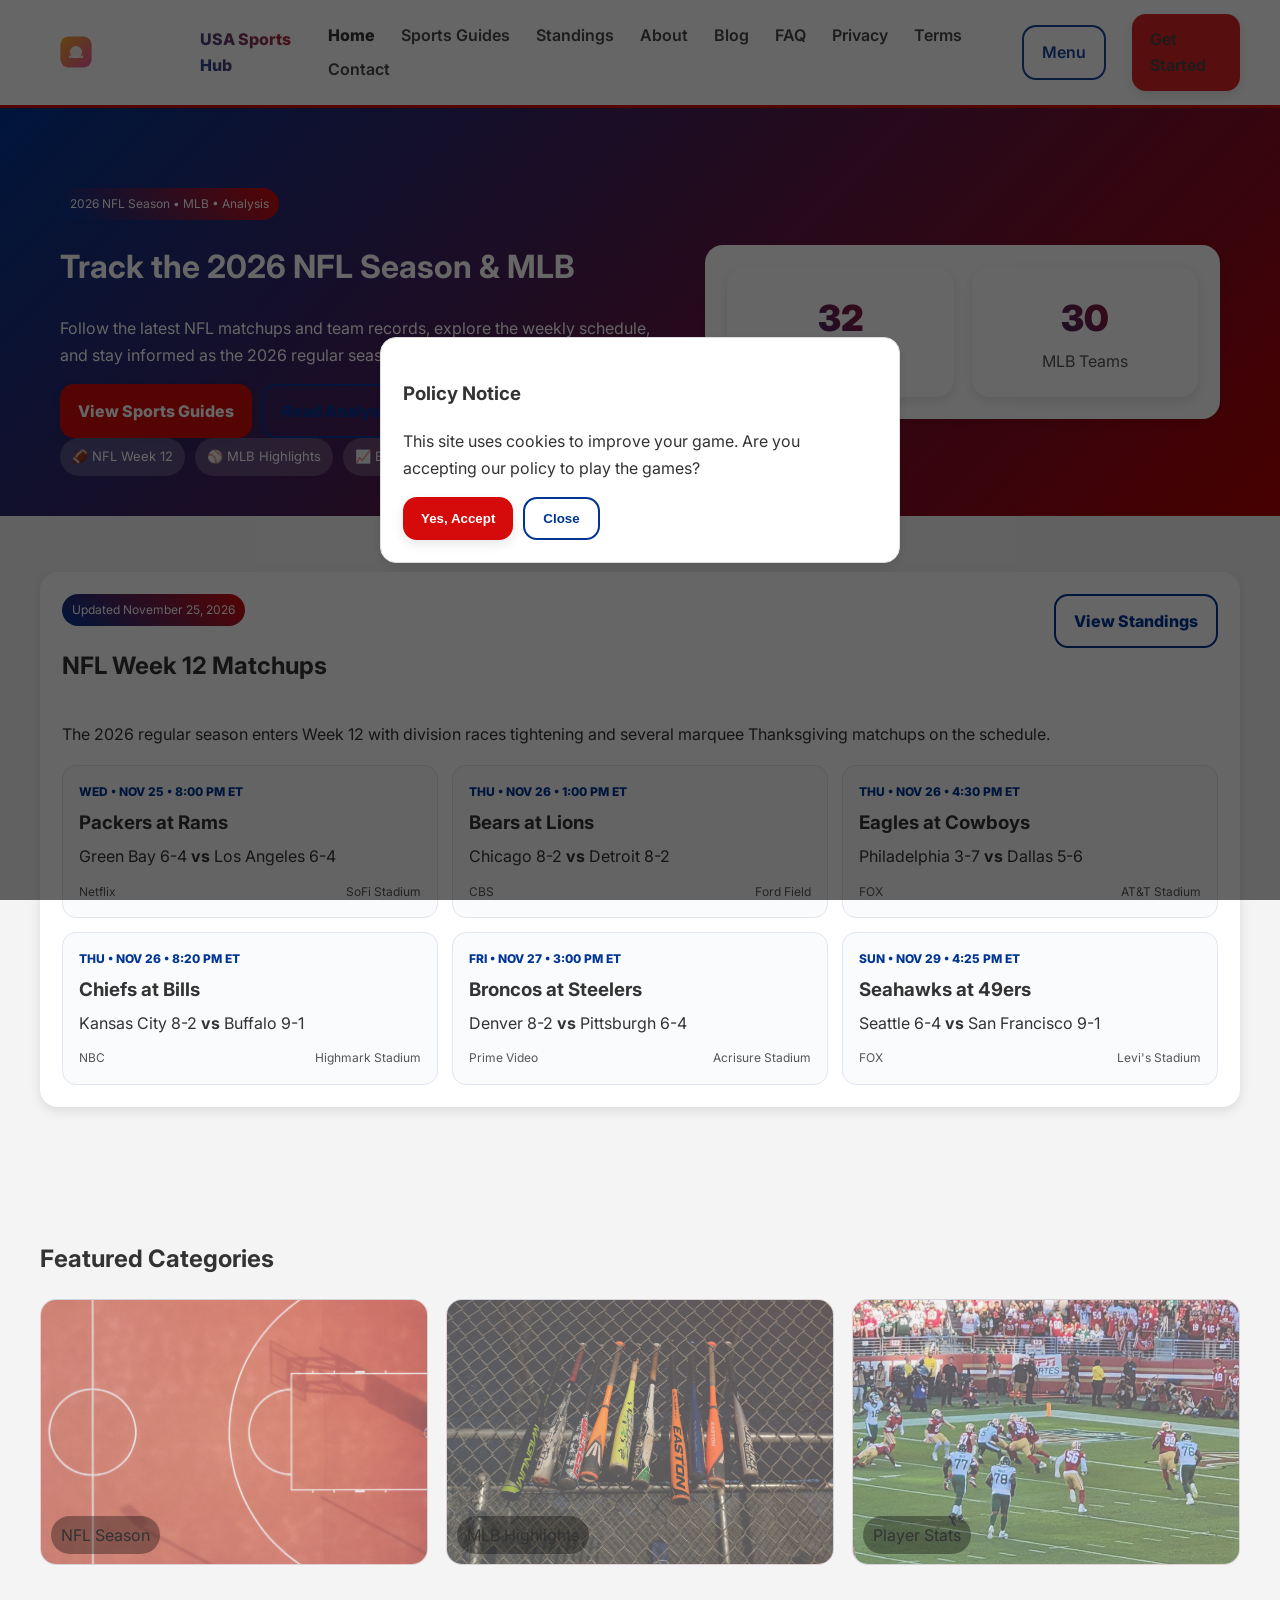
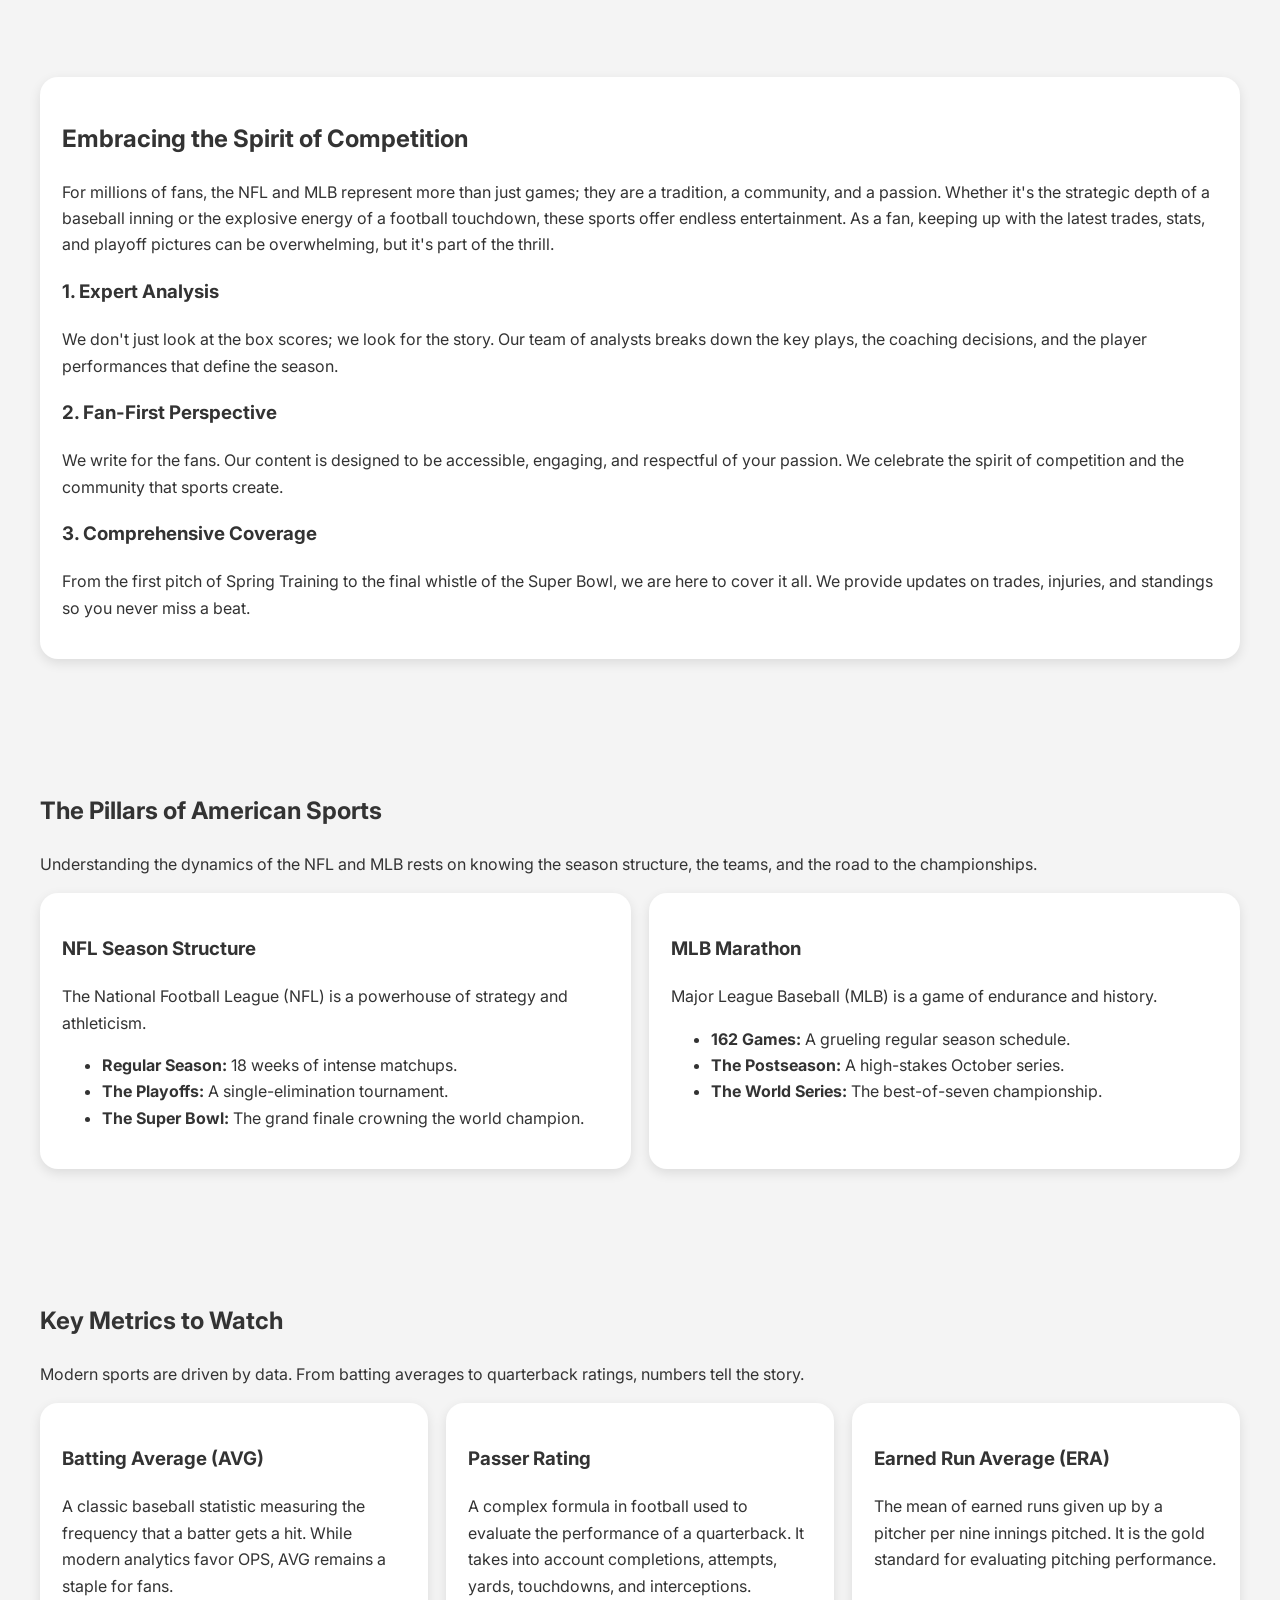
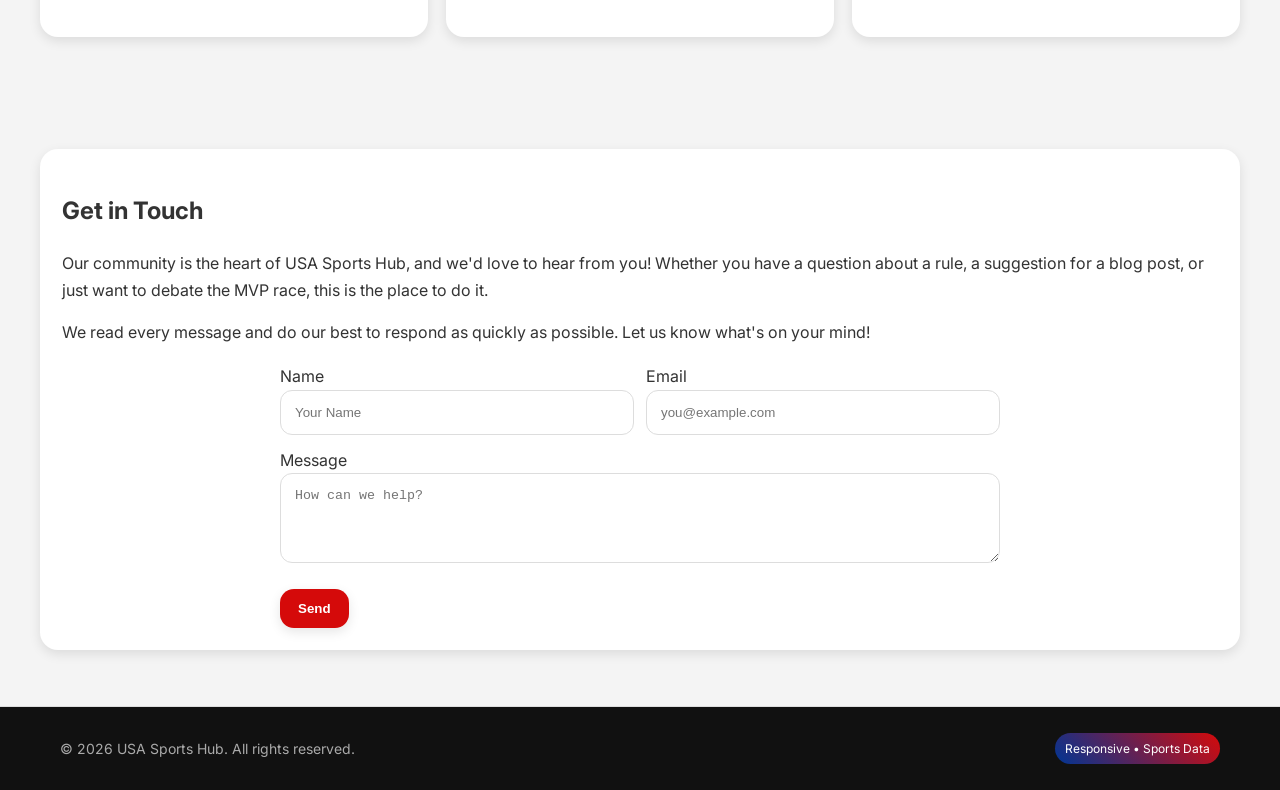
<file: index.html>
<!doctype html>
<html lang="en">
  <head>
    <meta charset="utf-8" />
    <meta name="viewport" content="width=device-width, initial-scale=1" />
    <link rel="icon" href="favicon.svg" />
    <title>USA Sports Hub — 2026 NFL & MLB Sports Guide</title>
    <meta
      name="description"
      content="Your updated 2026 guide to NFL matchups, team records, schedules, and MLB coverage."
    />
    <meta property="og:title" content="USA Sports Hub — NFL & MLB Guide" />
    <meta
      property="og:description"
      content="Your complete guide to following the NFL and MLB seasons."
    />
    <meta property="og:type" content="website" />
    <meta property="og:image" content="favicon.svg" />
    <meta name="twitter:card" content="summary" />
    <meta name="twitter:title" content="USA Sports Hub — NFL & MLB" />
    <meta
      name="twitter:description"
      content="Your ultimate guide to American sports."
    />
    <link rel="preconnect" href="https://fonts.googleapis.com" />
    <link rel="preconnect" href="https://fonts.gstatic.com" crossorigin />
    <link
      href="https://fonts.googleapis.com/css2?family=Inter:wght@400;600;800&display=swap"
      rel="stylesheet"
    />
    <link rel="stylesheet" href="assets/css/style.css" />
  </head>
  <body>
    <nav class="nav">
      <div class="container nav-inner">
        <a class="logo" href="index.html" aria-label="Home"
          ><img src="assets/img/logo.svg" alt="USA Sports Hub Logo" /><span
            >USA Sports Hub</span
          ></a
        >
        <div class="menu" data-nav-menu>
          <a href="index.html" style="opacity: 1; font-weight: 800">Home</a>
          <a href="game.html">Sports Guides</a>
          <a href="leaderboard.html">Standings</a>
          <a href="about.html">About</a>
          <a href="blog.html">Blog</a>
          <a href="faq.html">FAQ</a>
          <a href="privacy.html">Privacy</a>
          <a href="terms.html">Terms</a>
          <a href="#contact">Contact</a>
        </div>
        <div class="right">
          <a class="btn ghost" data-nav-toggle>Menu</a
          ><a class="btn" href="game.html">Get Started</a>
        </div>
      </div>
    </nav>

    <header class="hero">
      <div class="container grid">
        <div>
          <div class="badge">2026 NFL Season • MLB • Analysis</div>
          <h1>Track the 2026 NFL Season & MLB</h1>
          <p>
            Follow the latest NFL matchups and team records, explore the weekly
            schedule, and stay informed as the 2026 regular season builds toward
            the playoffs.
          </p>
          <div style="display: flex; gap: 10px; flex-wrap: wrap">
            <a class="btn" href="game.html">View Sports Guides</a>
            <a class="btn ghost" href="blog.html">Read Analysis</a>
          </div>
          <div class="kudos">
            <span class="pill">🏈 NFL Week 12</span
            ><span class="pill">⚾ MLB Highlights</span
            ><span class="pill">📈 Expert Stats</span>
          </div>
        </div>
        <div class="card">
          <div class="grid-2">
            <div class="card">
              <div class="stat">
                <div class="n">32</div>
                <div class="t">NFL Teams</div>
              </div>
            </div>
            <div class="card">
              <div class="stat">
                <div class="n">30</div>
                <div class="t">MLB Teams</div>
              </div>
            </div>
          </div>
        </div>
      </div>
    </header>
    <section class="section container" id="nfl-week-12">
      <div class="card">
        <div class="section-heading">
          <div>
            <div class="badge">Updated November 25, 2026</div>
            <h2>NFL Week 12 Matchups</h2>
          </div>
          <a class="btn ghost" href="leaderboard.html">View Standings</a>
        </div>
        <p>
          The 2026 regular season enters Week 12 with division races tightening
          and several marquee Thanksgiving matchups on the schedule.
        </p>
        <div class="schedule-grid">
          <article class="match-card">
            <div class="match-date">Wed • Nov 25 • 8:00 PM ET</div>
            <h3>Packers at Rams</h3>
            <p>Green Bay 6-4 <strong>vs</strong> Los Angeles 6-4</p>
            <div class="match-meta"><span>Netflix</span><span>SoFi Stadium</span></div>
          </article>
          <article class="match-card">
            <div class="match-date">Thu • Nov 26 • 1:00 PM ET</div>
            <h3>Bears at Lions</h3>
            <p>Chicago 8-2 <strong>vs</strong> Detroit 8-2</p>
            <div class="match-meta"><span>CBS</span><span>Ford Field</span></div>
          </article>
          <article class="match-card">
            <div class="match-date">Thu • Nov 26 • 4:30 PM ET</div>
            <h3>Eagles at Cowboys</h3>
            <p>Philadelphia 3-7 <strong>vs</strong> Dallas 5-6</p>
            <div class="match-meta"><span>FOX</span><span>AT&amp;T Stadium</span></div>
          </article>
          <article class="match-card">
            <div class="match-date">Thu • Nov 26 • 8:20 PM ET</div>
            <h3>Chiefs at Bills</h3>
            <p>Kansas City 8-2 <strong>vs</strong> Buffalo 9-1</p>
            <div class="match-meta"><span>NBC</span><span>Highmark Stadium</span></div>
          </article>
          <article class="match-card">
            <div class="match-date">Fri • Nov 27 • 3:00 PM ET</div>
            <h3>Broncos at Steelers</h3>
            <p>Denver 8-2 <strong>vs</strong> Pittsburgh 6-4</p>
            <div class="match-meta"><span>Prime Video</span><span>Acrisure Stadium</span></div>
          </article>
          <article class="match-card">
            <div class="match-date">Sun • Nov 29 • 4:25 PM ET</div>
            <h3>Seahawks at 49ers</h3>
            <p>Seattle 6-4 <strong>vs</strong> San Francisco 9-1</p>
            <div class="match-meta"><span>FOX</span><span>Levi's Stadium</span></div>
          </article>
        </div>
      </div>
    </section>
    <section class="section container">
      <h2>Featured Categories</h2>
      <div class="showcase">
        <div class="tile">
          <img
            src="assets/img/basketball.jpg"
            alt="NFL"
            style="width: 100%; height: 100%; opacity: 0.6; object-fit: cover"
          />
          <div class="cap">NFL Season</div>
        </div>
        <div class="tile">
          <img
            src="assets/img/MLB2.jpg"
            alt="MLB"
            style="width: 100%; height: 100%; opacity: 0.6; object-fit: cover"
          />
          <div class="cap">MLB Highlights</div>
        </div>
        <div class="tile">
          <img
            src="assets/img/NFL3.jpg"
            alt="Stats"
            style="width: 100%; height: 100%; opacity: 0.6; object-fit: cover"
          />
          <div class="cap">Player Stats</div>
        </div>
      </div>
    </section>

    <section class="section container">
      <div class="card">
        <h2>Embracing the Spirit of Competition</h2>
        <p>
          For millions of fans, the NFL and MLB represent more than just games;
          they are a tradition, a community, and a passion. Whether it's the
          strategic depth of a baseball inning or the explosive energy of a
          football touchdown, these sports offer endless entertainment. As a
          fan, keeping up with the latest trades, stats, and playoff pictures
          can be overwhelming, but it's part of the thrill.
        </p>

        <h3>1. Expert Analysis</h3>
        <p>
          We don't just look at the box scores; we look for the story. Our team
          of analysts breaks down the key plays, the coaching decisions, and the
          player performances that define the season.
        </p>

        <h3>2. Fan-First Perspective</h3>
        <p>
          We write for the fans. Our content is designed to be accessible,
          engaging, and respectful of your passion. We celebrate the spirit of
          competition and the community that sports create.
        </p>

        <h3>3. Comprehensive Coverage</h3>
        <p>
          From the first pitch of Spring Training to the final whistle of the
          Super Bowl, we are here to cover it all. We provide updates on trades,
          injuries, and standings so you never miss a beat.
        </p>
      </div>
    </section>

    <section class="section container">
      <h2>The Pillars of American Sports</h2>
      <p>
        Understanding the dynamics of the NFL and MLB rests on knowing the
        season structure, the teams, and the road to the championships.
      </p>
      <div class="grid-2">
        <div class="card">
          <h3>NFL Season Structure</h3>
          <p>
            The National Football League (NFL) is a powerhouse of strategy and
            athleticism.
          </p>
          <ul>
            <li>
              <strong>Regular Season:</strong> 18 weeks of intense matchups.
            </li>
            <li>
              <strong>The Playoffs:</strong> A single-elimination tournament.
            </li>
            <li>
              <strong>The Super Bowl:</strong> The grand finale crowning the
              world champion.
            </li>
          </ul>
        </div>
        <div class="card">
          <h3>MLB Marathon</h3>
          <p>Major League Baseball (MLB) is a game of endurance and history.</p>
          <ul>
            <li>
              <strong>162 Games:</strong> A grueling regular season schedule.
            </li>
            <li>
              <strong>The Postseason:</strong> A high-stakes October series.
            </li>
            <li>
              <strong>The World Series:</strong> The best-of-seven championship.
            </li>
          </ul>
        </div>
      </div>
    </section>

    <section class="section container">
      <h2>Key Metrics to Watch</h2>
      <p>
        Modern sports are driven by data. From batting averages to quarterback
        ratings, numbers tell the story.
      </p>
      <div class="grid-3">
        <div class="card">
          <h3>Batting Average (AVG)</h3>
          <p>
            A classic baseball statistic measuring the frequency that a batter
            gets a hit. While modern analytics favor OPS, AVG remains a staple
            for fans.
          </p>
        </div>
        <div class="card">
          <h3>Passer Rating</h3>
          <p>
            A complex formula in football used to evaluate the performance of a
            quarterback. It takes into account completions, attempts, yards,
            touchdowns, and interceptions.
          </p>
        </div>
        <div class="card">
          <h3>Earned Run Average (ERA)</h3>
          <p>
            The mean of earned runs given up by a pitcher per nine innings
            pitched. It is the gold standard for evaluating pitching
            performance.
          </p>
        </div>
      </div>
    </section>

    <section id="contact" class="section container">
      <div class="card">
        <h2>Get in Touch</h2>
        <p>
          Our community is the heart of USA Sports Hub, and we'd love to hear
          from you! Whether you have a question about a rule, a suggestion for a
          blog post, or just want to debate the MVP race, this is the place to
          do it.
        </p>
        <p>
          We read every message and do our best to respond as quickly as
          possible. Let us know what's on your mind!
        </p>

        <form
          id="contact-form"
          style="max-width: 720px; margin: 18px auto 0; text-align: left"
        >
          <div class="form-row">
            <div>
              <label>Name</label
              ><input name="name" required placeholder="Your Name" />
            </div>
            <div>
              <label>Email</label
              ><input
                name="email"
                required
                type="email"
                placeholder="you@example.com"
              />
            </div>
          </div>
          <div style="height: 12px"></div>
          <div>
            <label>Message</label
            ><textarea
              name="message"
              rows="4"
              placeholder="How can we help?"
            ></textarea>
          </div>
          <div style="height: 18px"></div>
          <button class="btn" type="submit">Send</button>
        </form>
      </div>
    </section>
    <footer class="footer">
      <div
        class="container"
        style="
          display: flex;
          align-items: center;
          justify-content: space-between;
          gap: 12px;
          flex-wrap: wrap;
        "
      >
        <div>© 2026 USA Sports Hub. All rights reserved.</div>
        <div style="display: flex; gap: 12px; align-items: center">
          <span class="badge">Responsive • Sports Data</span>
        </div>
      </div>
    </footer>
    <script src="assets/js/main.js"></script>
  </body>
</html>
</file>
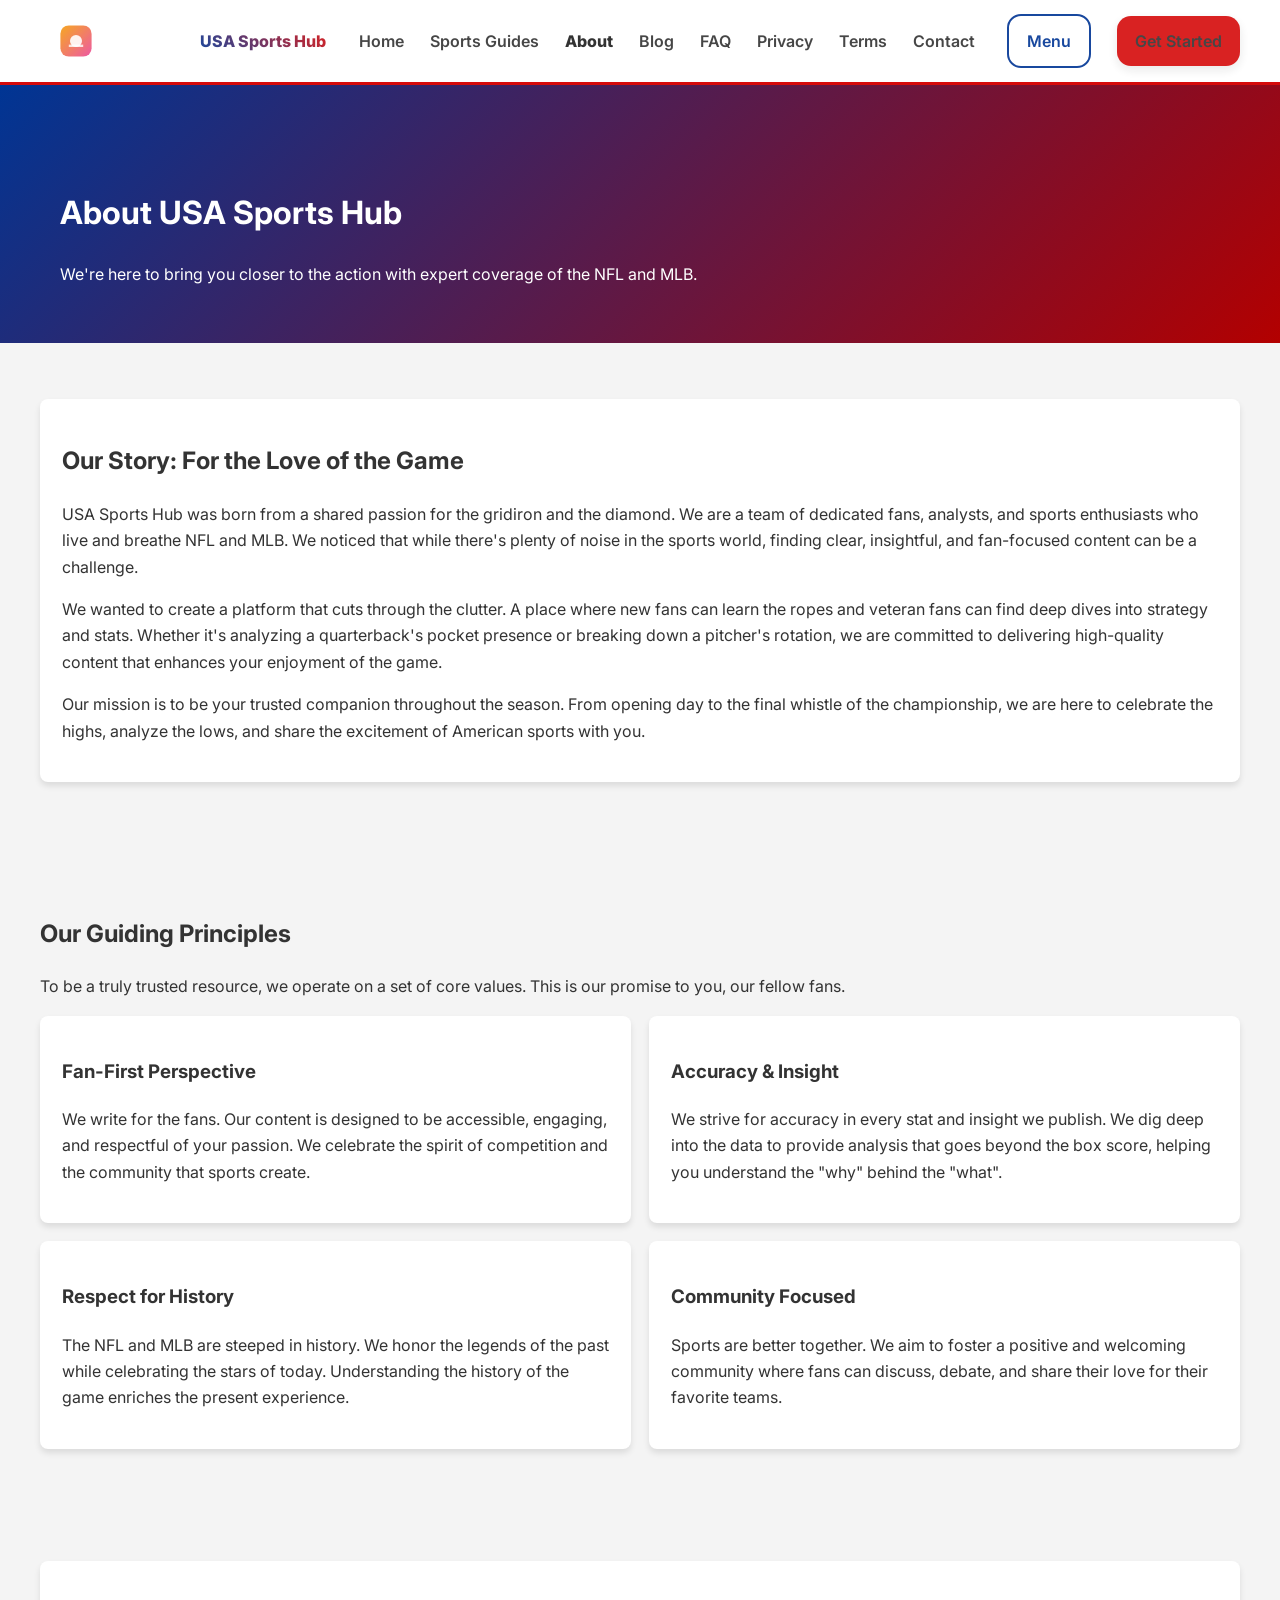
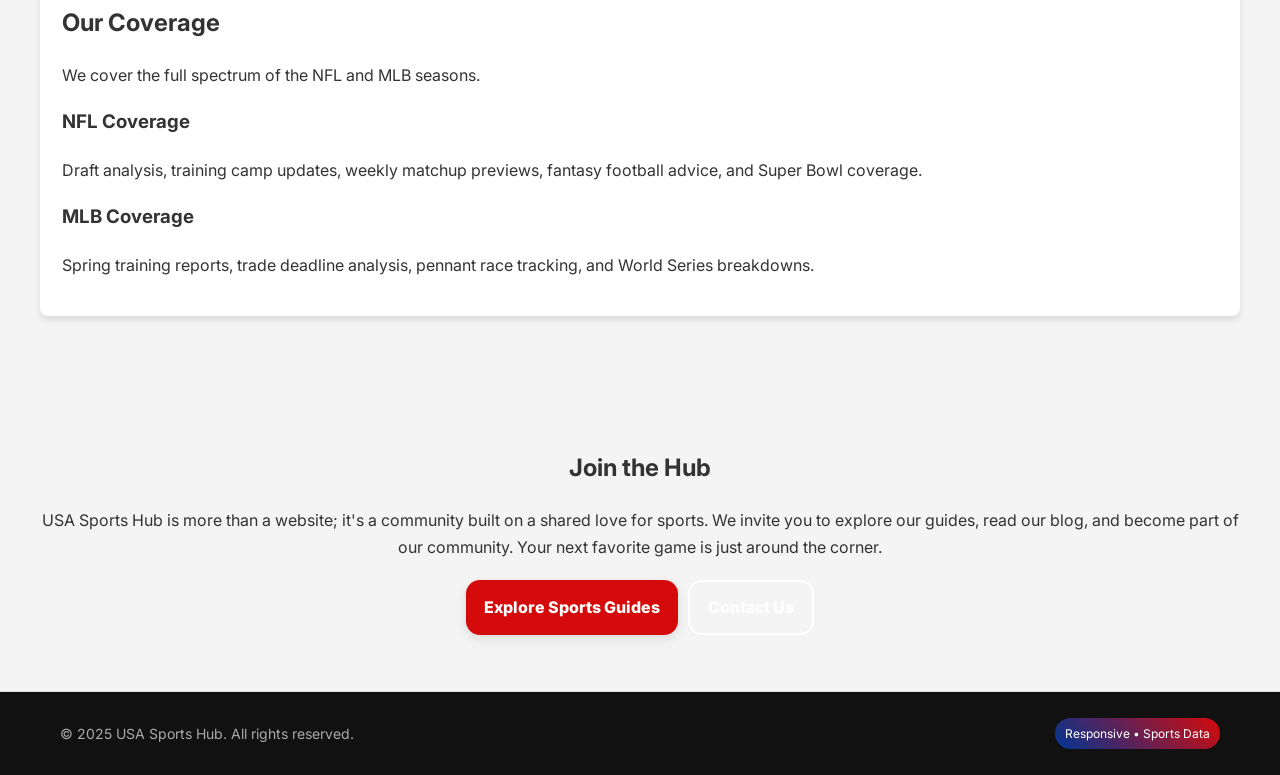
<file: about.html>
<!doctype html>
<html lang="en">
<head>
<meta charset="utf-8">
<meta name="viewport" content="width=device-width, initial-scale=1" />
<link rel="icon" href="favicon.svg">
<title>About USA Sports Hub: Our Mission and Values</title>
<meta name="description" content="Learn about the team behind USA Sports Hub, our passion for NFL and MLB, and our commitment to providing the best sports insights.">
<link rel="preconnect" href="https://fonts.googleapis.com"><link rel="preconnect" href="https://fonts.gstatic.com" crossorigin>
<link href="https://fonts.googleapis.com/css2?family=Inter:wght@400;600;800&display=swap" rel="stylesheet">
<link rel="stylesheet" href="assets/css/style.css" />
<style>:root{--primary:#003594;--secondary:#d50a0a;--bg:#f4f4f4;--text:#333;--surface:#fff}body{background:var(--bg);color:var(--text);font-family:'Inter',sans-serif}.nav{background:var(--surface);border-bottom:3px solid var(--secondary)}.hero{background:linear-gradient(135deg,#003594,#b30000);color:#fff}.hero h1,.hero p{color:#fff}.btn{background:var(--secondary);color:#fff;border:none}.btn.ghost{background:transparent;border:2px solid #fff;color:#fff}.nav .btn.ghost{color:var(--primary);border:2px solid var(--primary)}.card{background:var(--surface);border-radius:8px;box-shadow:0 4px 6px rgba(0,0,0,0.1)}.pill{background:rgba(255,255,255,0.2);color:#fff}footer{background:#111;color:#aaa}</style>
</head>
<body>
<nav class="nav">
  <div class="container nav-inner">
    <a class="logo" href="index.html" aria-label="Home"><img src="assets/img/logo.svg" alt="USA Sports Hub Logo"><span>USA Sports Hub</span></a>
    <div class="menu" data-nav-menu>
      <a href="index.html" >Home</a>
      <a href="game.html" >Sports Guides</a>
      <a href="about.html" style='opacity:1;font-weight:800'>About</a>
      <a href="blog.html" >Blog</a>
      <a href="faq.html" >FAQ</a>
      <a href="privacy.html" >Privacy</a>
      <a href="terms.html" >Terms</a>
      <a href="#contact">Contact</a>
    </div>
    <div class="right"><a class="btn ghost" data-nav-toggle>Menu</a><a class="btn" href="game.html">Get Started</a></div>
  </div>
</nav>

<header class="hero"><div class="container"><h1>About USA Sports Hub</h1><p>We're here to bring you closer to the action with expert coverage of the NFL and MLB.</p></div></header>
<section class="section container">
  <div class="card">
    <h2>Our Story: For the Love of the Game</h2>
    <p>USA Sports Hub was born from a shared passion for the gridiron and the diamond. We are a team of dedicated fans, analysts, and sports enthusiasts who live and breathe NFL and MLB. We noticed that while there's plenty of noise in the sports world, finding clear, insightful, and fan-focused content can be a challenge.</p>
    <p>We wanted to create a platform that cuts through the clutter. A place where new fans can learn the ropes and veteran fans can find deep dives into strategy and stats. Whether it's analyzing a quarterback's pocket presence or breaking down a pitcher's rotation, we are committed to delivering high-quality content that enhances your enjoyment of the game.</p>
    <p>Our mission is to be your trusted companion throughout the season. From opening day to the final whistle of the championship, we are here to celebrate the highs, analyze the lows, and share the excitement of American sports with you.</p>
  </div>
</section>

<section class="section container">
  <h2>Our Guiding Principles</h2>
  <p>To be a truly trusted resource, we operate on a set of core values. This is our promise to you, our fellow fans.</p>
  <div class="grid-2">
    <div class="card">
      <h3>Fan-First Perspective</h3>
      <p>We write for the fans. Our content is designed to be accessible, engaging, and respectful of your passion. We celebrate the spirit of competition and the community that sports create.</p>
    </div>
    <div class="card">
      <h3>Accuracy & Insight</h3>
      <p>We strive for accuracy in every stat and insight we publish. We dig deep into the data to provide analysis that goes beyond the box score, helping you understand the "why" behind the "what".</p>
    </div>
    <div class="card">
      <h3>Respect for History</h3>
      <p>The NFL and MLB are steeped in history. We honor the legends of the past while celebrating the stars of today. Understanding the history of the game enriches the present experience.</p>
    </div>
    <div class="card">
      <h3>Community Focused</h3>
      <p>Sports are better together. We aim to foster a positive and welcoming community where fans can discuss, debate, and share their love for their favorite teams.</p>
    </div>
  </div>
</section>

<section class="section container">
  <div class="card">
    <h2>Our Coverage</h2>
    <p>We cover the full spectrum of the NFL and MLB seasons.</p>
    <h3>NFL Coverage</h3>
    <p>Draft analysis, training camp updates, weekly matchup previews, fantasy football advice, and Super Bowl coverage.</p>
    <h3>MLB Coverage</h3>
    <p>Spring training reports, trade deadline analysis, pennant race tracking, and World Series breakdowns.</p>
  </div>
</section>

<section class="section container" style="text-align: center;">
  <h2>Join the Hub</h2>
  <p>USA Sports Hub is more than a website; it's a community built on a shared love for sports. We invite you to explore our guides, read our blog, and become part of our community. Your next favorite game is just around the corner.</p>
  <div style="display:flex;gap:10px;flex-wrap:wrap; justify-content: center; margin-top: 20px;">
    <a class="btn" href="game.html">Explore Sports Guides</a>
    <a class="btn ghost" href="index.html#contact">Contact Us</a>
  </div>
</section>

<footer class="footer"><div class="container" style="display:flex;align-items:center;justify-content:space-between;gap:12px;flex-wrap:wrap">
<div>© 2025 USA Sports Hub. All rights reserved.</div><div style="display:flex;gap:12px;align-items:center"><span class="badge">Responsive • Sports Data</span></div>
</div></footer><script src="assets/js/main.js"></script></body></html>
</file>
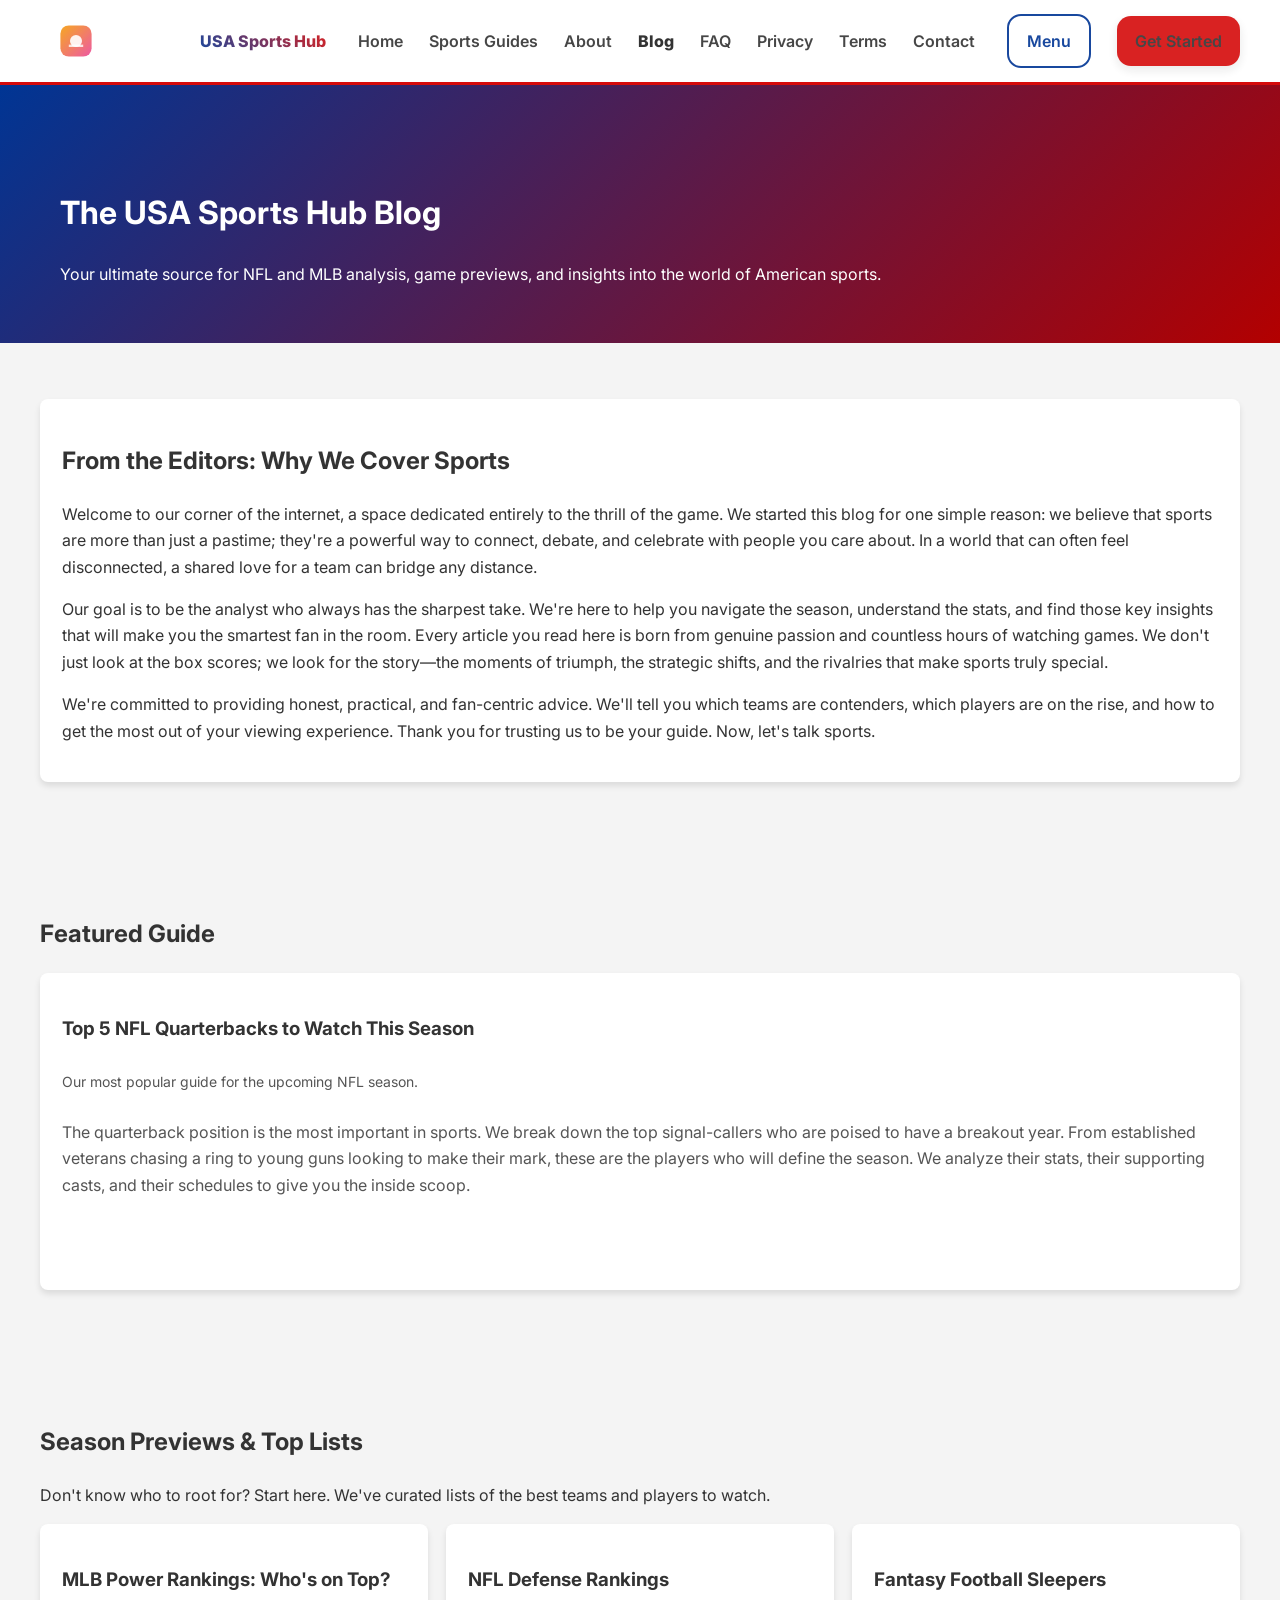
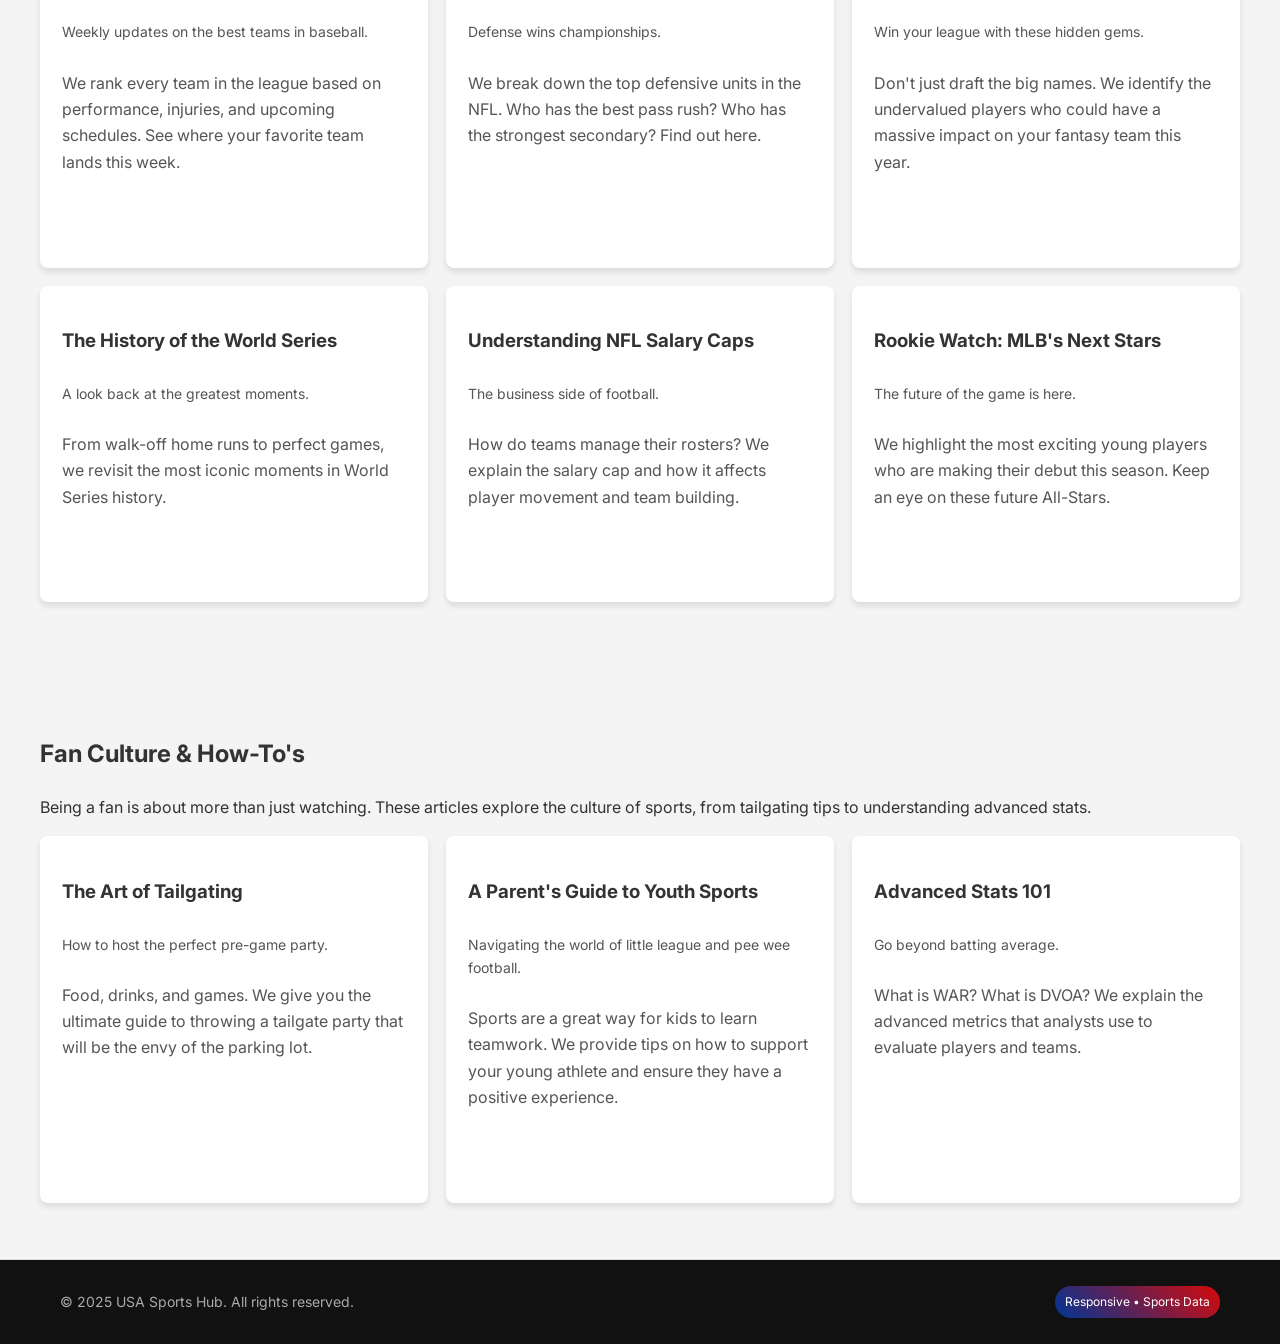
<file: blog.html>
<!doctype html>
<html lang="en">
<head>
<meta charset="utf-8">
<meta name="viewport" content="width=device-width, initial-scale=1" />
<link rel="icon" href="favicon.svg">
<title>The USA Sports Hub Blog: NFL & MLB Insights</title>
<meta name="description" content="The ultimate resource for sports fans. Find expert analysis, game previews, and tips for following the NFL and MLB seasons.">
<link rel="preconnect" href="https://fonts.googleapis.com"><link rel="preconnect" href="https://fonts.gstatic.com" crossorigin>
<link href="https://fonts.googleapis.com/css2?family=Inter:wght@400;600;800&display=swap" rel="stylesheet">
<link rel="stylesheet" href="assets/css/style.css" />
<style>:root{--primary:#003594;--secondary:#d50a0a;--bg:#f4f4f4;--text:#333;--surface:#fff}body{background:var(--bg);color:var(--text);font-family:'Inter',sans-serif}.nav{background:var(--surface);border-bottom:3px solid var(--secondary)}.hero{background:linear-gradient(135deg,#003594,#b30000);color:#fff}.hero h1,.hero p{color:#fff}.btn{background:var(--secondary);color:#fff;border:none}.btn.ghost{background:transparent;border:2px solid #fff;color:#fff}.nav .btn.ghost{color:var(--primary);border:2px solid var(--primary)}.card{background:var(--surface);border-radius:8px;box-shadow:0 4px 6px rgba(0,0,0,0.1)}.pill{background:rgba(255,255,255,0.2);color:#fff}footer{background:#111;color:#aaa}</style>
</head>
<body>
<nav class="nav">
  <div class="container nav-inner">
    <a class="logo" href="index.html" aria-label="Home"><img src="assets/img/logo.svg" alt="USA Sports Hub Logo"><span>USA Sports Hub</span></a>
    <div class="menu" data-nav-menu>
      <a href="index.html" >Home</a>
      <a href="game.html" >Sports Guides</a>
      <a href="about.html" >About</a>
      <a href="blog.html" style='opacity:1;font-weight:800'>Blog</a>
      <a href="faq.html" >FAQ</a>
      <a href="privacy.html" >Privacy</a>
      <a href="terms.html" >Terms</a>
      <a href="#contact">Contact</a>
    </div>
    <div class="right"><a class="btn ghost" data-nav-toggle>Menu</a><a class="btn" href="game.html">Get Started</a></div>
  </div>
</nav>
<header class="hero"><div class="container"><h1>The USA Sports Hub Blog</h1><p>Your ultimate source for NFL and MLB analysis, game previews, and insights into the world of American sports.</p></div></header>

<section class="section container">
  <div class="card">
    <h2>From the Editors: Why We Cover Sports</h2>
    <p>Welcome to our corner of the internet, a space dedicated entirely to the thrill of the game. We started this blog for one simple reason: we believe that sports are more than just a pastime; they're a powerful way to connect, debate, and celebrate with people you care about. In a world that can often feel disconnected, a shared love for a team can bridge any distance.</p>
    <p>Our goal is to be the analyst who always has the sharpest take. We're here to help you navigate the season, understand the stats, and find those key insights that will make you the smartest fan in the room. Every article you read here is born from genuine passion and countless hours of watching games. We don't just look at the box scores; we look for the story—the moments of triumph, the strategic shifts, and the rivalries that make sports truly special.</p>
    <p>We're committed to providing honest, practical, and fan-centric advice. We'll tell you which teams are contenders, which players are on the rise, and how to get the most out of your viewing experience. Thank you for trusting us to be your guide. Now, let's talk sports.</p>
  </div>
</section>

<section class="section container">
  <h2>Featured Guide</h2>
  <div class="card blog-card" style="min-height: auto;">
    <h3>Top 5 NFL Quarterbacks to Watch This Season</h3>
    <div class="meta">Our most popular guide for the upcoming NFL season.</div>
    <p class="excerpt">The quarterback position is the most important in sports. We break down the top signal-callers who are poised to have a breakout year. From established veterans chasing a ring to young guns looking to make their mark, these are the players who will define the season. We analyze their stats, their supporting casts, and their schedules to give you the inside scoop.</p>
    <a class="btn ghost read" href="posts/mobile-first-design.html">Read the full guide</a>
  </div>
</section>

<section class="section container">
  <h2>Season Previews & Top Lists</h2>
  <p>Don't know who to root for? Start here. We've curated lists of the best teams and players to watch.</p>
  <div class="blog-grid">
    <div class="card blog-card"><h3>MLB Power Rankings: Who's on Top?</h3><div class="meta">Weekly updates on the best teams in baseball.</div><p class="excerpt">We rank every team in the league based on performance, injuries, and upcoming schedules. See where your favorite team lands this week.</p><a class="btn ghost read" href="posts/why-runner-works.html">Read article</a></div>
    <div class="card blog-card"><h3>NFL Defense Rankings</h3><div class="meta">Defense wins championships.</div><p class="excerpt">We break down the top defensive units in the NFL. Who has the best pass rush? Who has the strongest secondary? Find out here.</p><a class="btn ghost read" href="posts/sound-and-feedback.html">Read article</a></div>
    <div class="card blog-card"><h3>Fantasy Football Sleepers</h3><div class="meta">Win your league with these hidden gems.</div><p class="excerpt">Don't just draft the big names. We identify the undervalued players who could have a massive impact on your fantasy team this year.</p><a class="btn ghost read" href="posts/retro-vibes.html">Read article</a></div>
    <div class="card blog-card"><h3>The History of the World Series</h3><div class="meta">A look back at the greatest moments.</div><p class="excerpt">From walk-off home runs to perfect games, we revisit the most iconic moments in World Series history.</p><a class="btn ghost read" href="posts/difficulty-curves.html">Read article</a></div>
    <div class="card blog-card"><h3>Understanding NFL Salary Caps</h3><div class="meta">The business side of football.</div><p class="excerpt">How do teams manage their rosters? We explain the salary cap and how it affects player movement and team building.</p><a class="btn ghost read" href="posts/retro-vibes.html">Read article</a></div>
    <div class="card blog-card"><h3>Rookie Watch: MLB's Next Stars</h3><div class="meta">The future of the game is here.</div><p class="excerpt">We highlight the most exciting young players who are making their debut this season. Keep an eye on these future All-Stars.</p><a class="btn ghost read" href="posts/why-runner-works.html">Read article</a></div>
  </div>
</section>

<section class="section container">
  <h2>Fan Culture & How-To's</h2>
  <p>Being a fan is about more than just watching. These articles explore the culture of sports, from tailgating tips to understanding advanced stats.</p>
  <div class="blog-grid">
    <div class="card blog-card"><h3>The Art of Tailgating</h3><div class="meta">How to host the perfect pre-game party.</div><p class="excerpt">Food, drinks, and games. We give you the ultimate guide to throwing a tailgate party that will be the envy of the parking lot.</p><a class="btn ghost read" href="posts/session-length.html">Read article</a></div>
    <div class="card blog-card"><h3>A Parent's Guide to Youth Sports</h3><div class="meta">Navigating the world of little league and pee wee football.</div><p class="excerpt">Sports are a great way for kids to learn teamwork. We provide tips on how to support your young athlete and ensure they have a positive experience.</p><a class="btn ghost read" href="posts/mobile-first-design.html">Read article</a></div>
    <div class="card blog-card"><h3>Advanced Stats 101</h3><div class="meta">Go beyond batting average.</div><p class="excerpt">What is WAR? What is DVOA? We explain the advanced metrics that analysts use to evaluate players and teams.</p><a class="btn ghost read" href="posts/sound-and-feedback.html">Read article</a></div>
  </div>
</section>

<footer class="footer"><div class="container" style="display:flex;align-items:center;justify-content:space-between;gap:12px;flex-wrap:wrap">
<div>© 2025 USA Sports Hub. All rights reserved.</div><div style="display:flex;gap:12px;align-items:center"><span class="badge">Responsive • Sports Data</span></div>
</div></footer><script src="assets/js/main.js"></script></body></html>
</file>
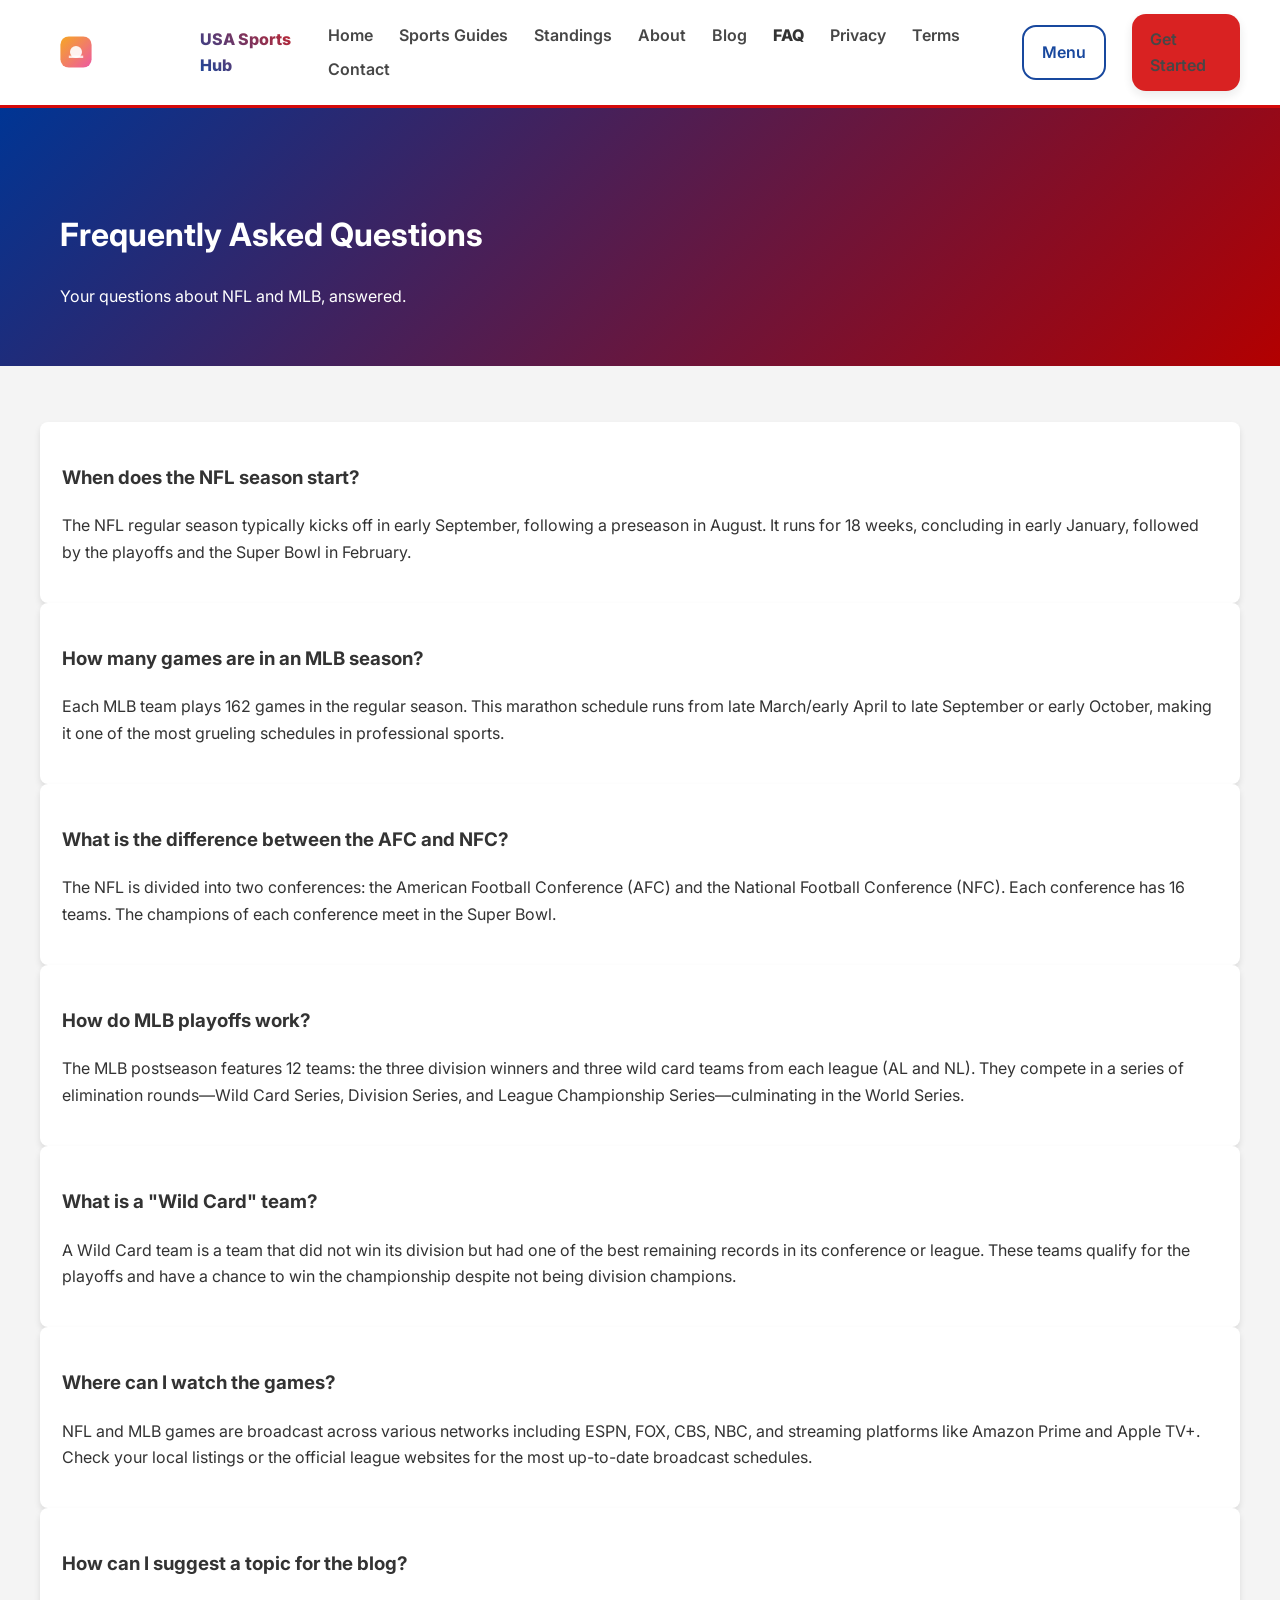
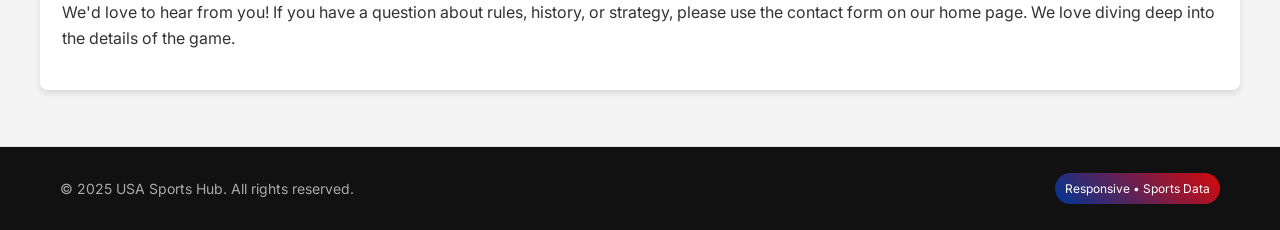
<file: faq.html>
<!doctype html>
<html lang="en">
<head>
<meta charset="utf-8">
<meta name="viewport" content="width=device-width, initial-scale=1" />
<link rel="icon" href="favicon.svg">
<title>Sports FAQ — USA Sports Hub</title>
<meta name="description" content="Frequently asked questions about NFL and MLB rules, seasons, and betting basics.">
<link rel="preconnect" href="https://fonts.googleapis.com"><link rel="preconnect" href="https://fonts.gstatic.com" crossorigin>
<link href="https://fonts.googleapis.com/css2?family=Inter:wght@400;600;800&display=swap" rel="stylesheet">
<link rel="stylesheet" href="assets/css/style.css" />
<style>:root{--primary:#003594;--secondary:#d50a0a;--bg:#f4f4f4;--text:#333;--surface:#fff}body{background:var(--bg);color:var(--text);font-family:'Inter',sans-serif}.nav{background:var(--surface);border-bottom:3px solid var(--secondary)}.hero{background:linear-gradient(135deg,#003594,#b30000);color:#fff}.hero h1,.hero p{color:#fff}.btn{background:var(--secondary);color:#fff;border:none}.btn.ghost{background:transparent;border:2px solid #fff;color:#fff}.nav .btn.ghost{color:var(--primary);border:2px solid var(--primary)}.card{background:var(--surface);border-radius:8px;box-shadow:0 4px 6px rgba(0,0,0,0.1)}.pill{background:rgba(255,255,255,0.2);color:#fff}footer{background:#111;color:#aaa}</style>
</head>
<body>
<nav class="nav">
  <div class="container nav-inner">
    <a class="logo" href="index.html" aria-label="Home"><img src="assets/img/logo.svg" alt="USA Sports Hub icon"><span>USA Sports Hub</span></a>
    <div class="menu" data-nav-menu>
      <a href="index.html" >Home</a>
      <a href="game.html" >Sports Guides</a>
      <a href="leaderboard.html" >Standings</a>
      <a href="about.html" >About</a>
      <a href="blog.html" >Blog</a>
      <a href="faq.html" style='opacity:1;font-weight:800'>FAQ</a>
      <a href="privacy.html" >Privacy</a>
      <a href="terms.html" >Terms</a>
      <a href="#contact">Contact</a>
    </div>
    <div class="right"><a class="btn ghost" data-nav-toggle>Menu</a><a class="btn" href="game.html">Get Started</a></div>
  </div>
</nav>
<header class='hero'><div class='container'><h1>Frequently Asked Questions</h1><p>Your questions about NFL and MLB, answered.</p></div></header>
<section class='section container'>
  <div class='card'><h3>When does the NFL season start?</h3><p>The NFL regular season typically kicks off in early September, following a preseason in August. It runs for 18 weeks, concluding in early January, followed by the playoffs and the Super Bowl in February.</p></div>
  <div class='card'><h3>How many games are in an MLB season?</h3><p>Each MLB team plays 162 games in the regular season. This marathon schedule runs from late March/early April to late September or early October, making it one of the most grueling schedules in professional sports.</p></div>
  <div class='card'><h3>What is the difference between the AFC and NFC?</h3><p>The NFL is divided into two conferences: the American Football Conference (AFC) and the National Football Conference (NFC). Each conference has 16 teams. The champions of each conference meet in the Super Bowl.</p></div>
  <div class='card'><h3>How do MLB playoffs work?</h3><p>The MLB postseason features 12 teams: the three division winners and three wild card teams from each league (AL and NL). They compete in a series of elimination rounds—Wild Card Series, Division Series, and League Championship Series—culminating in the World Series.</p></div>
  <div class='card'><h3>What is a "Wild Card" team?</h3><p>A Wild Card team is a team that did not win its division but had one of the best remaining records in its conference or league. These teams qualify for the playoffs and have a chance to win the championship despite not being division champions.</p></div>
  <div class='card'><h3>Where can I watch the games?</h3><p>NFL and MLB games are broadcast across various networks including ESPN, FOX, CBS, NBC, and streaming platforms like Amazon Prime and Apple TV+. Check your local listings or the official league websites for the most up-to-date broadcast schedules.</p></div>
  <div class='card'><h3>How can I suggest a topic for the blog?</h3><p>We'd love to hear from you! If you have a question about rules, history, or strategy, please use the contact form on our home page. We love diving deep into the details of the game.</p></div>
</section>
<footer class="footer"><div class="container" style="display:flex;align-items:center;justify-content:space-between;gap:12px;flex-wrap:wrap">
<div>© 2025 USA Sports Hub. All rights reserved.</div><div style="display:flex;gap:12px;align-items:center"><span class="badge">Responsive • Sports Data</span></div>
</div></footer><script src="assets/js/main.js"></script></body></html>
</file>
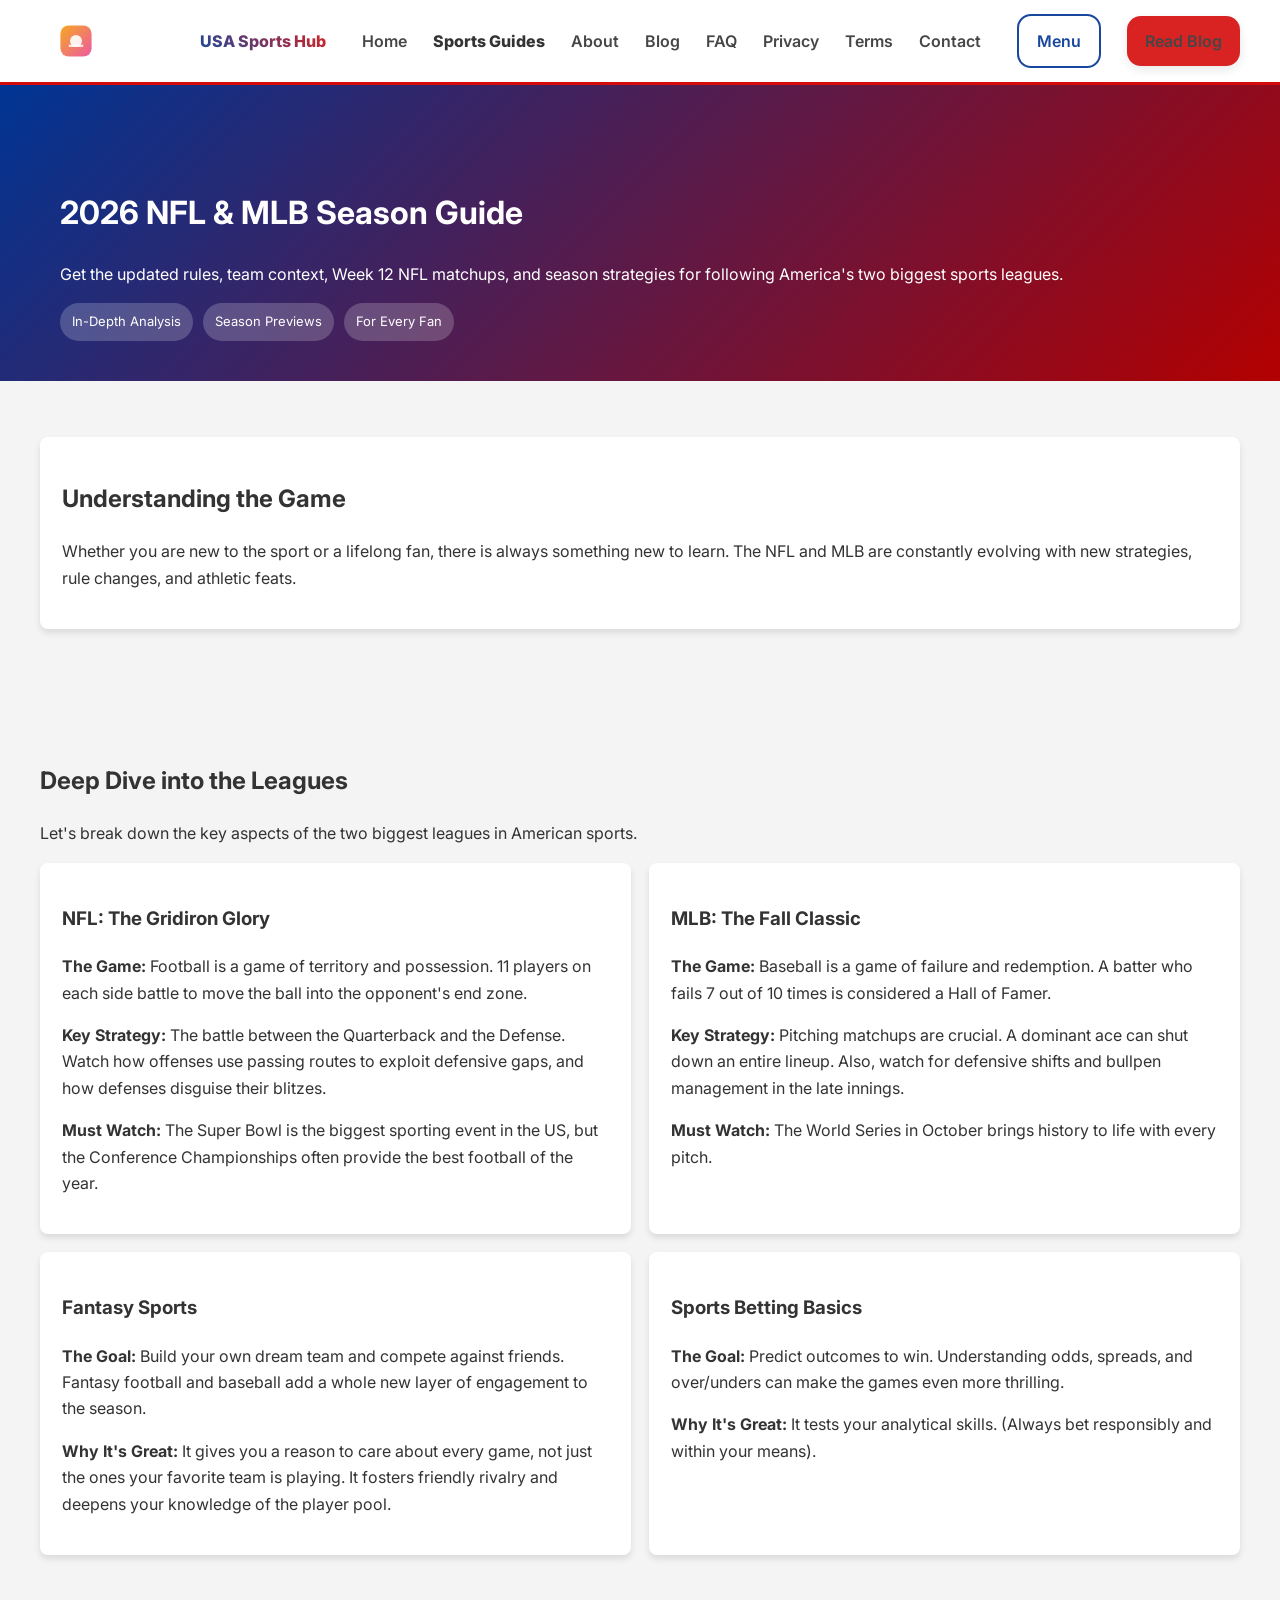
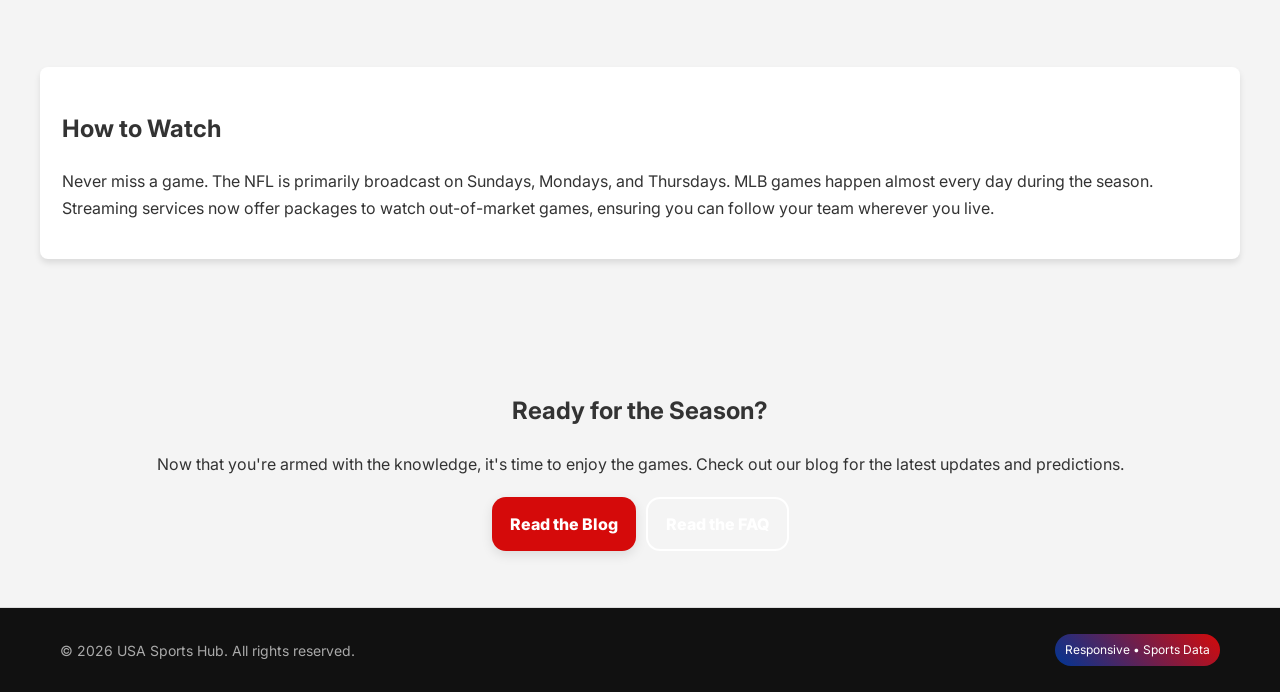
<file: game.html>
<!doctype html>
<html lang="en">
<head>
<meta charset="utf-8">
<meta name="viewport" content="width=device-width, initial-scale=1" />
<link rel="icon" href="favicon.svg">
<title>Sports Guides: NFL & MLB Essentials — USA Sports Hub</title>
<meta name="description" content="Your definitive resource for understanding NFL and MLB. Rules, strategies, and tips to enjoy the game.">
<link rel="preconnect" href="https://fonts.googleapis.com"><link rel="preconnect" href="https://fonts.gstatic.com" crossorigin>
<link href="https://fonts.googleapis.com/css2?family=Inter:wght@400;600;800&display=swap" rel="stylesheet">
<link rel="stylesheet" href="assets/css/style.css" />
<style>:root{--primary:#003594;--secondary:#d50a0a;--bg:#f4f4f4;--text:#333;--surface:#fff}body{background:var(--bg);color:var(--text);font-family:'Inter',sans-serif}.nav{background:var(--surface);border-bottom:3px solid var(--secondary)}.hero{background:linear-gradient(135deg,#003594,#b30000);color:#fff}.hero h1,.hero p{color:#fff}.btn{background:var(--secondary);color:#fff;border:none}.btn.ghost{background:transparent;border:2px solid #fff;color:#fff}.nav .btn.ghost{color:var(--primary);border:2px solid var(--primary)}.card{background:var(--surface);border-radius:8px;box-shadow:0 4px 6px rgba(0,0,0,0.1)}.pill{background:rgba(255,255,255,0.2);color:#fff}footer{background:#111;color:#aaa}</style>
</head>
<body>
<nav class="nav">
  <div class="container nav-inner">
    <a class="logo" href="index.html" aria-label="Home"><img src="assets/img/logo.svg" alt="USA Sports Hub Logo"><span>USA Sports Hub</span></a>
    <div class="menu" data-nav-menu>
      <a href="index.html" >Home</a>
      <a href="game.html" style='opacity:1;font-weight:800'>Sports Guides</a>
      <a href="about.html" >About</a>
      <a href="blog.html" >Blog</a>
      <a href="faq.html" >FAQ</a>
      <a href="privacy.html" >Privacy</a>
      <a href="terms.html" >Terms</a>
      <a href="#contact">Contact</a>
    </div>
    <div class="right"><a class="btn ghost" data-nav-toggle>Menu</a><a class="btn" href="blog.html">Read Blog</a></div>
  </div>
</nav>

<header class="hero"><div class="container"><h1>2026 NFL & MLB Season Guide</h1><p>Get the updated rules, team context, Week 12 NFL matchups, and season strategies for following America's two biggest sports leagues.</p>
<div class="kudos"><span class="pill">In-Depth Analysis</span><span class="pill">Season Previews</span><span class="pill">For Every Fan</span></div></div></header>

<section class="section container">
  <div class="card">
    <h2>Understanding the Game</h2>
    <p>Whether you are new to the sport or a lifelong fan, there is always something new to learn. The NFL and MLB are constantly evolving with new strategies, rule changes, and athletic feats.</p>
  </div>
</section>

<section class="section container">
  <h2>Deep Dive into the Leagues</h2>
  <p>Let's break down the key aspects of the two biggest leagues in American sports.</p>
  
  <div class="grid-2">
    <div class="card">
      <h3>NFL: The Gridiron Glory</h3>
      <p><strong>The Game:</strong> Football is a game of territory and possession. 11 players on each side battle to move the ball into the opponent's end zone.</p>
      <p><strong>Key Strategy:</strong> The battle between the Quarterback and the Defense. Watch how offenses use passing routes to exploit defensive gaps, and how defenses disguise their blitzes.</p>
      <p><strong>Must Watch:</strong> The Super Bowl is the biggest sporting event in the US, but the Conference Championships often provide the best football of the year.</p>
    </div>
    <div class="card">
      <h3>MLB: The Fall Classic</h3>
      <p><strong>The Game:</strong> Baseball is a game of failure and redemption. A batter who fails 7 out of 10 times is considered a Hall of Famer.</p>
      <p><strong>Key Strategy:</strong> Pitching matchups are crucial. A dominant ace can shut down an entire lineup. Also, watch for defensive shifts and bullpen management in the late innings.</p>
      <p><strong>Must Watch:</strong> The World Series in October brings history to life with every pitch.</p>
    </div>
    <div class="card">
      <h3>Fantasy Sports</h3>
      <p><strong>The Goal:</strong> Build your own dream team and compete against friends. Fantasy football and baseball add a whole new layer of engagement to the season.</p>
      <p><strong>Why It's Great:</strong> It gives you a reason to care about every game, not just the ones your favorite team is playing. It fosters friendly rivalry and deepens your knowledge of the player pool.</p>
    </div>
    <div class="card">
      <h3>Sports Betting Basics</h3>
      <p><strong>The Goal:</strong> Predict outcomes to win. Understanding odds, spreads, and over/unders can make the games even more thrilling.</p>
      <p><strong>Why It's Great:</strong> It tests your analytical skills. (Always bet responsibly and within your means).</p>
    </div>
  </div>
</section>

<section class="section container">
  <div class="card">
    <h2>How to Watch</h2>
    <p>Never miss a game. The NFL is primarily broadcast on Sundays, Mondays, and Thursdays. MLB games happen almost every day during the season. Streaming services now offer packages to watch out-of-market games, ensuring you can follow your team wherever you live.</p>
  </div>
</section>

<section class="section container" style="text-align: center;">
  <h2>Ready for the Season?</h2>
  <p>Now that you're armed with the knowledge, it's time to enjoy the games. Check out our blog for the latest updates and predictions.</p>
  <div style="display:flex;gap:10px;flex-wrap:wrap; justify-content: center; margin-top: 20px;">
    <a class="btn" href="blog.html">Read the Blog</a>
    <a class="btn ghost" href="faq.html">Read the FAQ</a>
  </div>
</section>

<footer class="footer"><div class="container" style="display:flex;align-items:center;justify-content:space-between;gap:12px;flex-wrap:wrap">
<div>© 2026 USA Sports Hub. All rights reserved.</div><div style="display:flex;gap:12px;align-items:center"><span class="badge">Responsive • Sports Data</span></div>
</div></footer><script src="assets/js/main.js"></script></body></html>
</file>
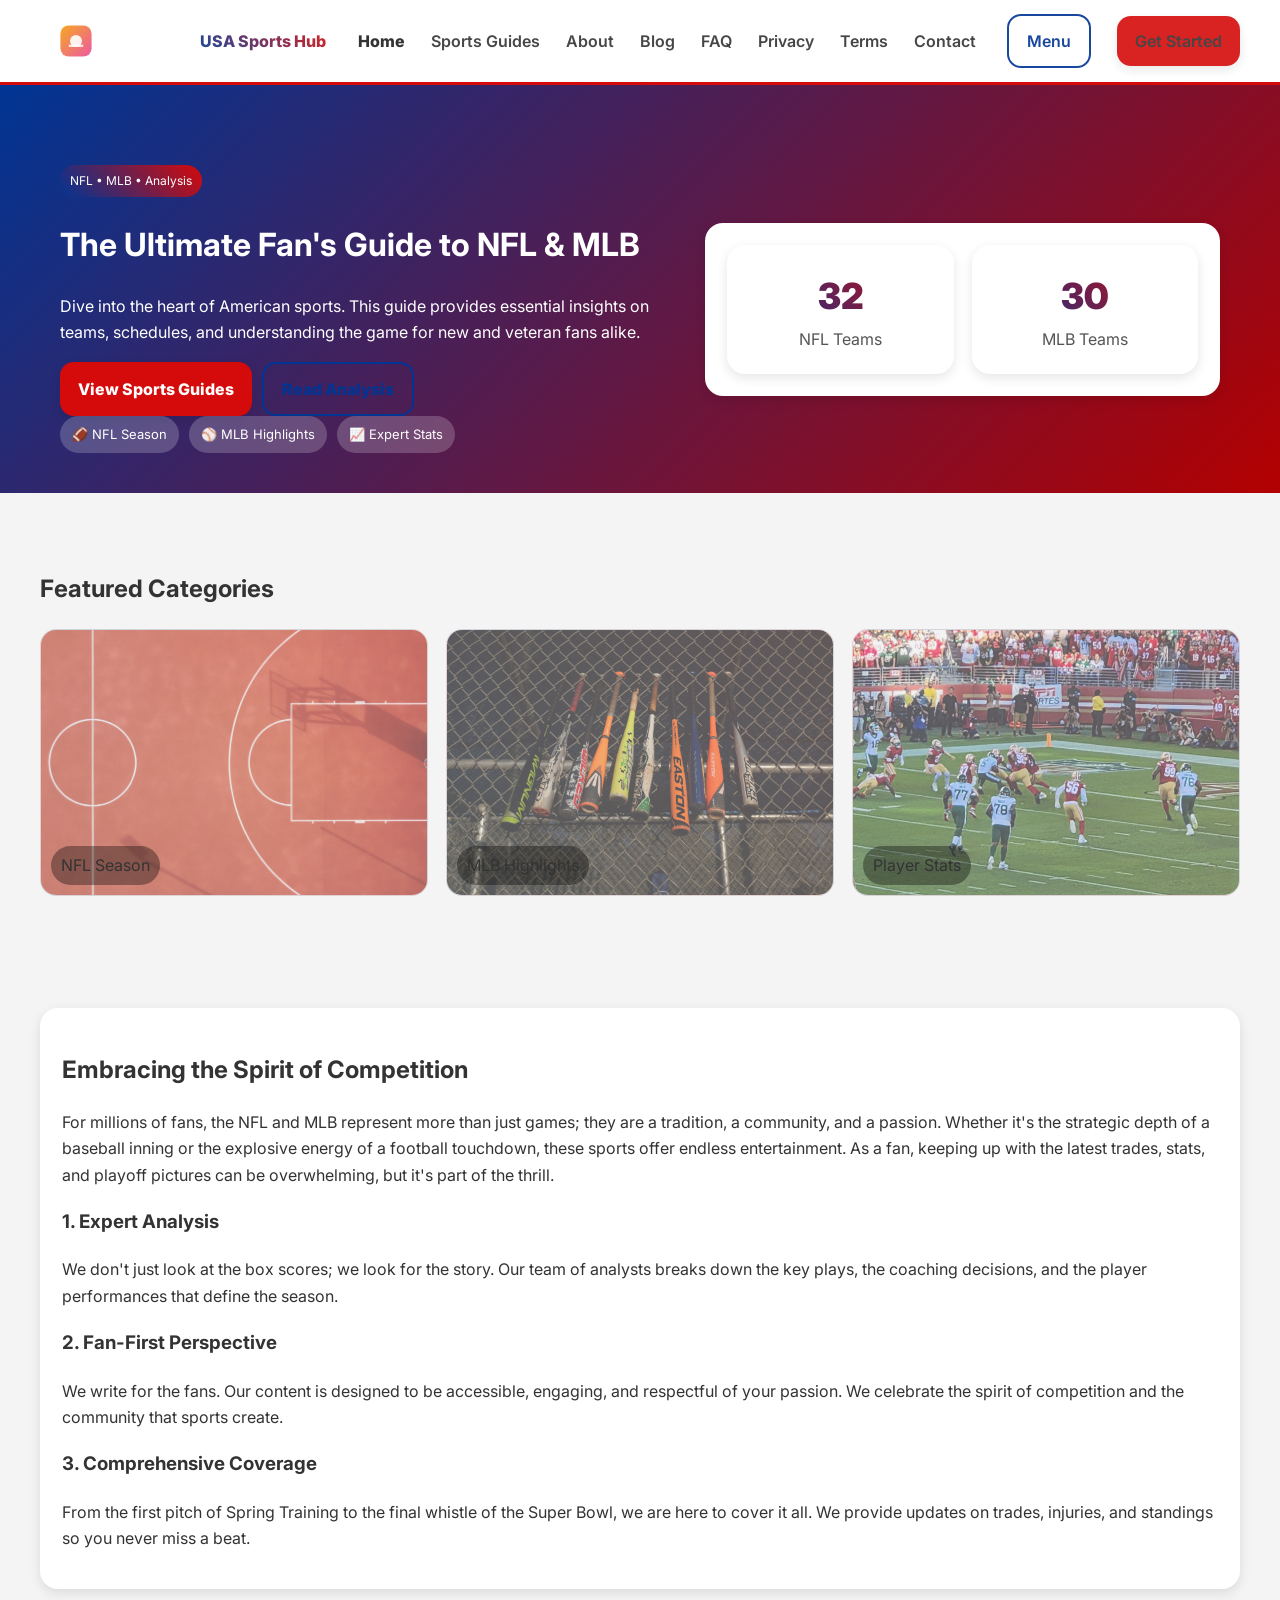
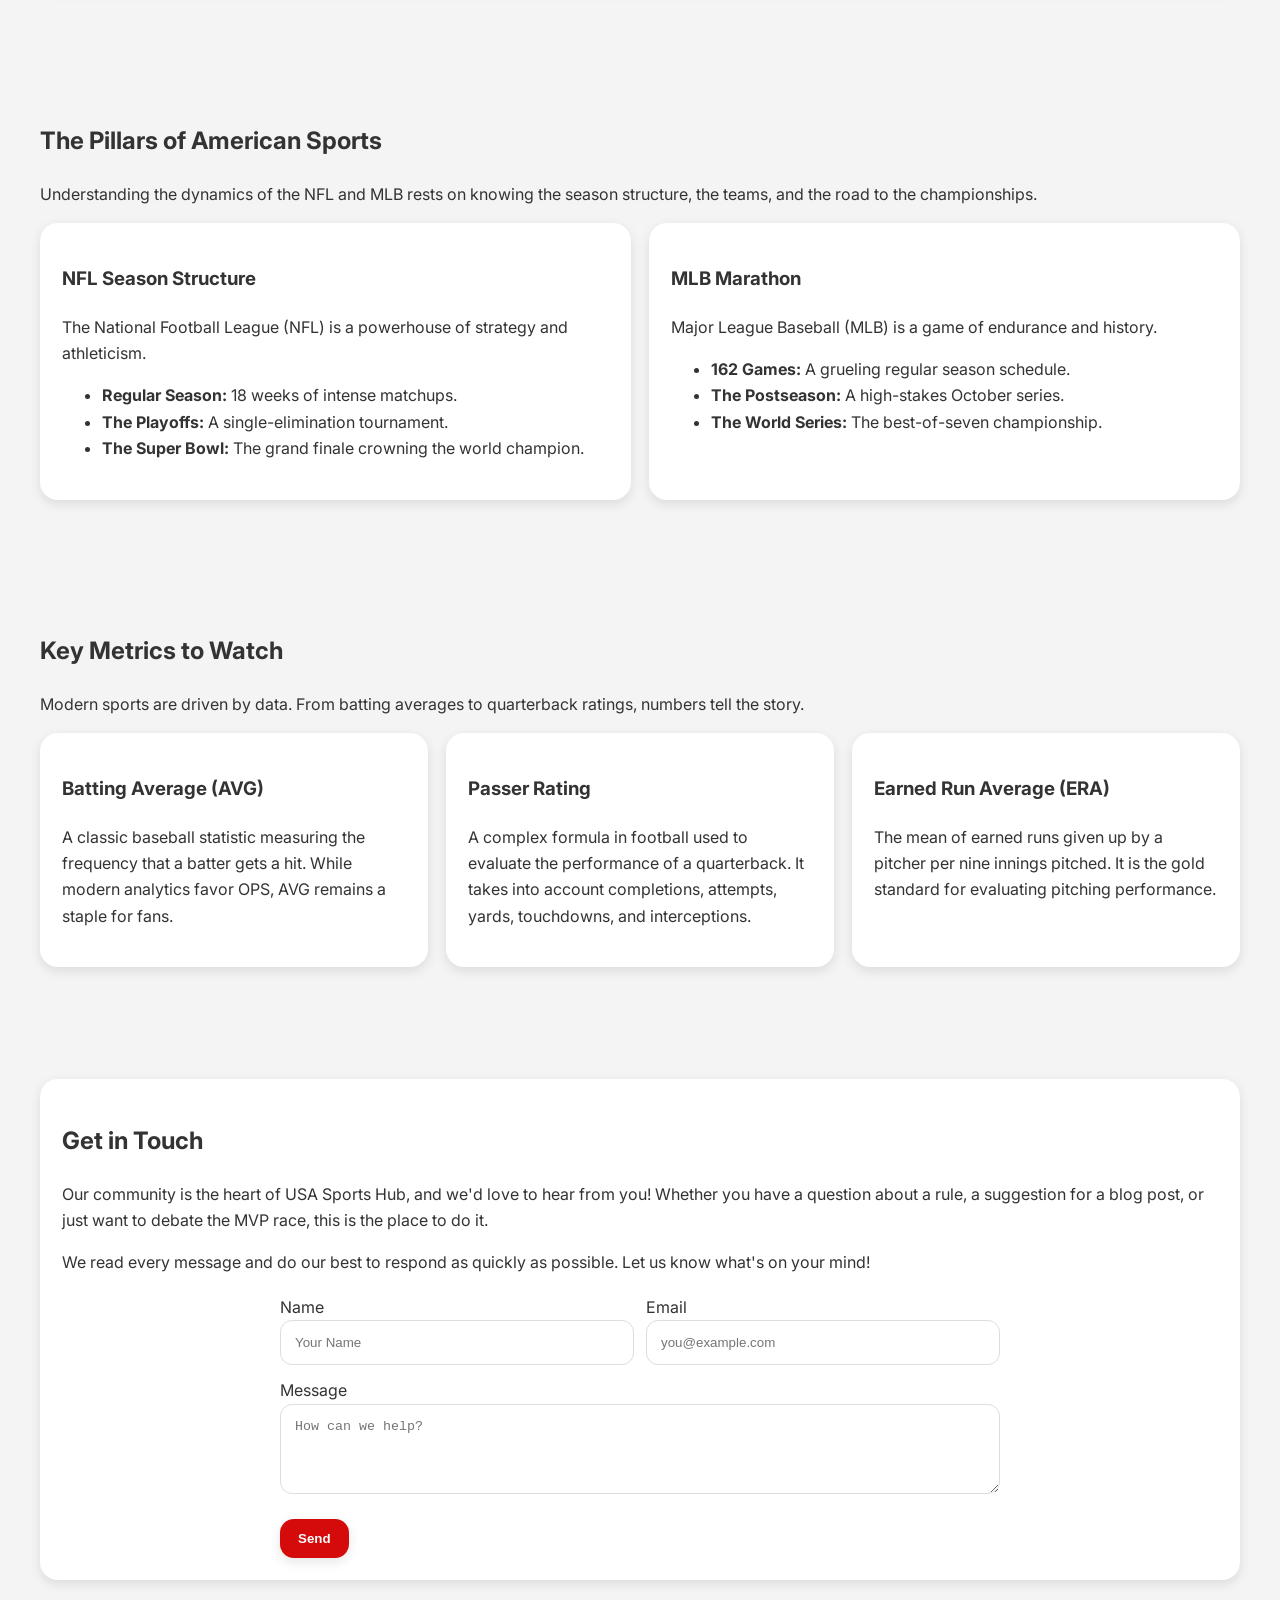
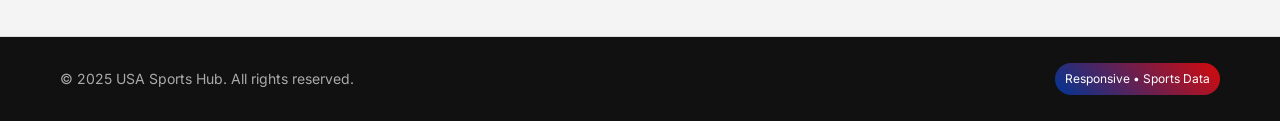
<file: index copy.html>
<!doctype html>
<html lang="en">
<head>
<meta charset="utf-8">
<meta name="viewport" content="width=device-width, initial-scale=1" />
<link rel="icon" href="favicon.svg">
<title>USA Sports Hub — The Ultimate Fan's Guide to NFL & MLB</title>
<meta name="description" content="Your complete guide to following the NFL and MLB seasons. Learn about teams, schedules, betting basics, and how to enjoy the games.">
<meta property="og:title" content="USA Sports Hub — NFL & MLB Guide">
<meta property="og:description" content="Your complete guide to following the NFL and MLB seasons.">
<meta property="og:type" content="website">
<meta property="og:image" content="favicon.svg">
<meta name="twitter:card" content="summary">
<meta name="twitter:title" content="USA Sports Hub — NFL & MLB">
<meta name="twitter:description" content="Your ultimate guide to American sports.">
<link rel="preconnect" href="https://fonts.googleapis.com"><link rel="preconnect" href="https://fonts.gstatic.com" crossorigin>
<link href="https://fonts.googleapis.com/css2?family=Inter:wght@400;600;800&display=swap" rel="stylesheet">
<link rel="stylesheet" href="assets/css/style.css" />
</head>
<body>
<nav class="nav">
  <div class="container nav-inner">
    <a class="logo" href="index.html" aria-label="Home"><img src="assets/img/logo.svg" alt="USA Sports Hub Logo"><span>USA Sports Hub</span></a>
    <div class="menu" data-nav-menu>
      <a href="index.html" style='opacity:1;font-weight:800'>Home</a>
      <a href="game.html" >Sports Guides</a>
      <a href="about.html" >About</a>
      <a href="blog.html" >Blog</a>
      <a href="faq.html" >FAQ</a>
      <a href="privacy.html" >Privacy</a>
      <a href="terms.html" >Terms</a>
      <a href="#contact">Contact</a>
    </div>
    <div class="right"><a class="btn ghost" data-nav-toggle>Menu</a><a class="btn" href="game.html">Get Started</a></div>
  </div>
</nav>

<header class="hero">
  <div class="container grid">
    <div>
      <div class="badge">NFL • MLB • Analysis</div>
      <h1>The Ultimate Fan's Guide to NFL & MLB</h1>
      <p>Dive into the heart of American sports. This guide provides essential insights on teams, schedules, and understanding the game for new and veteran fans alike.</p>
      <div style="display:flex;gap:10px;flex-wrap:wrap">
        <a class="btn" href="game.html">View Sports Guides</a>
        <a class="btn ghost" href="blog.html">Read Analysis</a>
      </div>
      <div class="kudos"><span class="pill">🏈 NFL Season</span><span class="pill">⚾ MLB Highlights</span><span class="pill">📈 Expert Stats</span></div>
    </div>
    <div class="card"><div class="grid-2"><div class="card"><div class="stat"><div class="n">32</div><div class="t">NFL Teams</div></div></div><div class="card"><div class="stat"><div class="n">30</div><div class="t">MLB Teams</div></div></div></div></div>
  </div>
</header>
<section class="section container"><h2>Featured Categories</h2>
  <div class="showcase">
    <div class="tile"><img src="assets/img/basketball.jpg" alt="NFL" style="width:100%;height:100%;opacity:.6;object-fit:cover"><div class="cap">NFL Season</div></div>
    <div class="tile"><img src="assets/img/MLB2.jpg" alt="MLB" style="width:100%;height:100%;opacity:.6;object-fit:cover"><div class="cap">MLB Highlights</div></div>
    <div class="tile"><img src="assets/img/NFL3.jpg" alt="Stats" style="width:100%;height:100%;opacity:.6;object-fit:cover"><div class="cap">Player Stats</div></div>
  </div>
</section>

<section class="section container">
  <div class="card">
    <h2>Embracing the Spirit of Competition</h2>
    <p>For millions of fans, the NFL and MLB represent more than just games; they are a tradition, a community, and a passion. Whether it's the strategic depth of a baseball inning or the explosive energy of a football touchdown, these sports offer endless entertainment. As a fan, keeping up with the latest trades, stats, and playoff pictures can be overwhelming, but it's part of the thrill.</p>
    
    <h3>1. Expert Analysis</h3>
    <p>We don't just look at the box scores; we look for the story. Our team of analysts breaks down the key plays, the coaching decisions, and the player performances that define the season.</p>

    <h3>2. Fan-First Perspective</h3>
    <p>We write for the fans. Our content is designed to be accessible, engaging, and respectful of your passion. We celebrate the spirit of competition and the community that sports create.</p>

    <h3>3. Comprehensive Coverage</h3>
    <p>From the first pitch of Spring Training to the final whistle of the Super Bowl, we are here to cover it all. We provide updates on trades, injuries, and standings so you never miss a beat.</p>
  </div>
</section>

<section class="section container">
  <h2>The Pillars of American Sports</h2>
  <p>Understanding the dynamics of the NFL and MLB rests on knowing the season structure, the teams, and the road to the championships.</p>
  <div class="grid-2">
    <div class="card">
      <h3>NFL Season Structure</h3>
      <p>The National Football League (NFL) is a powerhouse of strategy and athleticism.</p>
      <ul>
        <li><strong>Regular Season:</strong> 18 weeks of intense matchups.</li>
        <li><strong>The Playoffs:</strong> A single-elimination tournament.</li>
        <li><strong>The Super Bowl:</strong> The grand finale crowning the world champion.</li>
      </ul>
    </div>
    <div class="card">
      <h3>MLB Marathon</h3>
      <p>Major League Baseball (MLB) is a game of endurance and history.</p>
      <ul>
        <li><strong>162 Games:</strong> A grueling regular season schedule.</li>
        <li><strong>The Postseason:</strong> A high-stakes October series.</li>
        <li><strong>The World Series:</strong> The best-of-seven championship.</li>
      </ul>
    </div>
  </div>
</section>

<section class="section container">
  <h2>Key Metrics to Watch</h2>
  <p>Modern sports are driven by data. From batting averages to quarterback ratings, numbers tell the story.</p>
  <div class="grid-3">
    <div class="card">
      <h3>Batting Average (AVG)</h3>
      <p>A classic baseball statistic measuring the frequency that a batter gets a hit. While modern analytics favor OPS, AVG remains a staple for fans.</p>
    </div>
    <div class="card">
      <h3>Passer Rating</h3>
      <p>A complex formula in football used to evaluate the performance of a quarterback. It takes into account completions, attempts, yards, touchdowns, and interceptions.</p>
    </div>
    <div class="card">
      <h3>Earned Run Average (ERA)</h3>
      <p>The mean of earned runs given up by a pitcher per nine innings pitched. It is the gold standard for evaluating pitching performance.</p>
    </div>
  </div>
</section>

<section id="contact" class="section container"><div class="card"><h2>Get in Touch</h2>
<p>Our community is the heart of USA Sports Hub, and we'd love to hear from you! Whether you have a question about a rule, a suggestion for a blog post, or just want to debate the MVP race, this is the place to do it.</p>
<p>We read every message and do our best to respond as quickly as possible. Let us know what's on your mind!</p>

<form id="contact-form" style="max-width:720px;margin:18px auto 0;text-align:left"><div class="form-row">
<div><label>Name</label><input name="name" required placeholder="Your Name"></div><div><label>Email</label><input name="email" required type="email" placeholder="you@example.com"></div></div>
<div style="height:12px"></div><div><label>Message</label><textarea name="message" rows="4" placeholder="How can we help?"></textarea></div>
<div style="height:18px"></div><button class="btn" type="submit">Send</button></form></div></section>
<footer class="footer"><div class="container" style="display:flex;align-items:center;justify-content:space-between;gap:12px;flex-wrap:wrap">
<div>© 2025 USA Sports Hub. All rights reserved.</div><div style="display:flex;gap:12px;align-items:center"><span class="badge">Responsive • Sports Data</span></div>
</div></footer><script src="assets/js/main.js"></script></body></html>
</file>
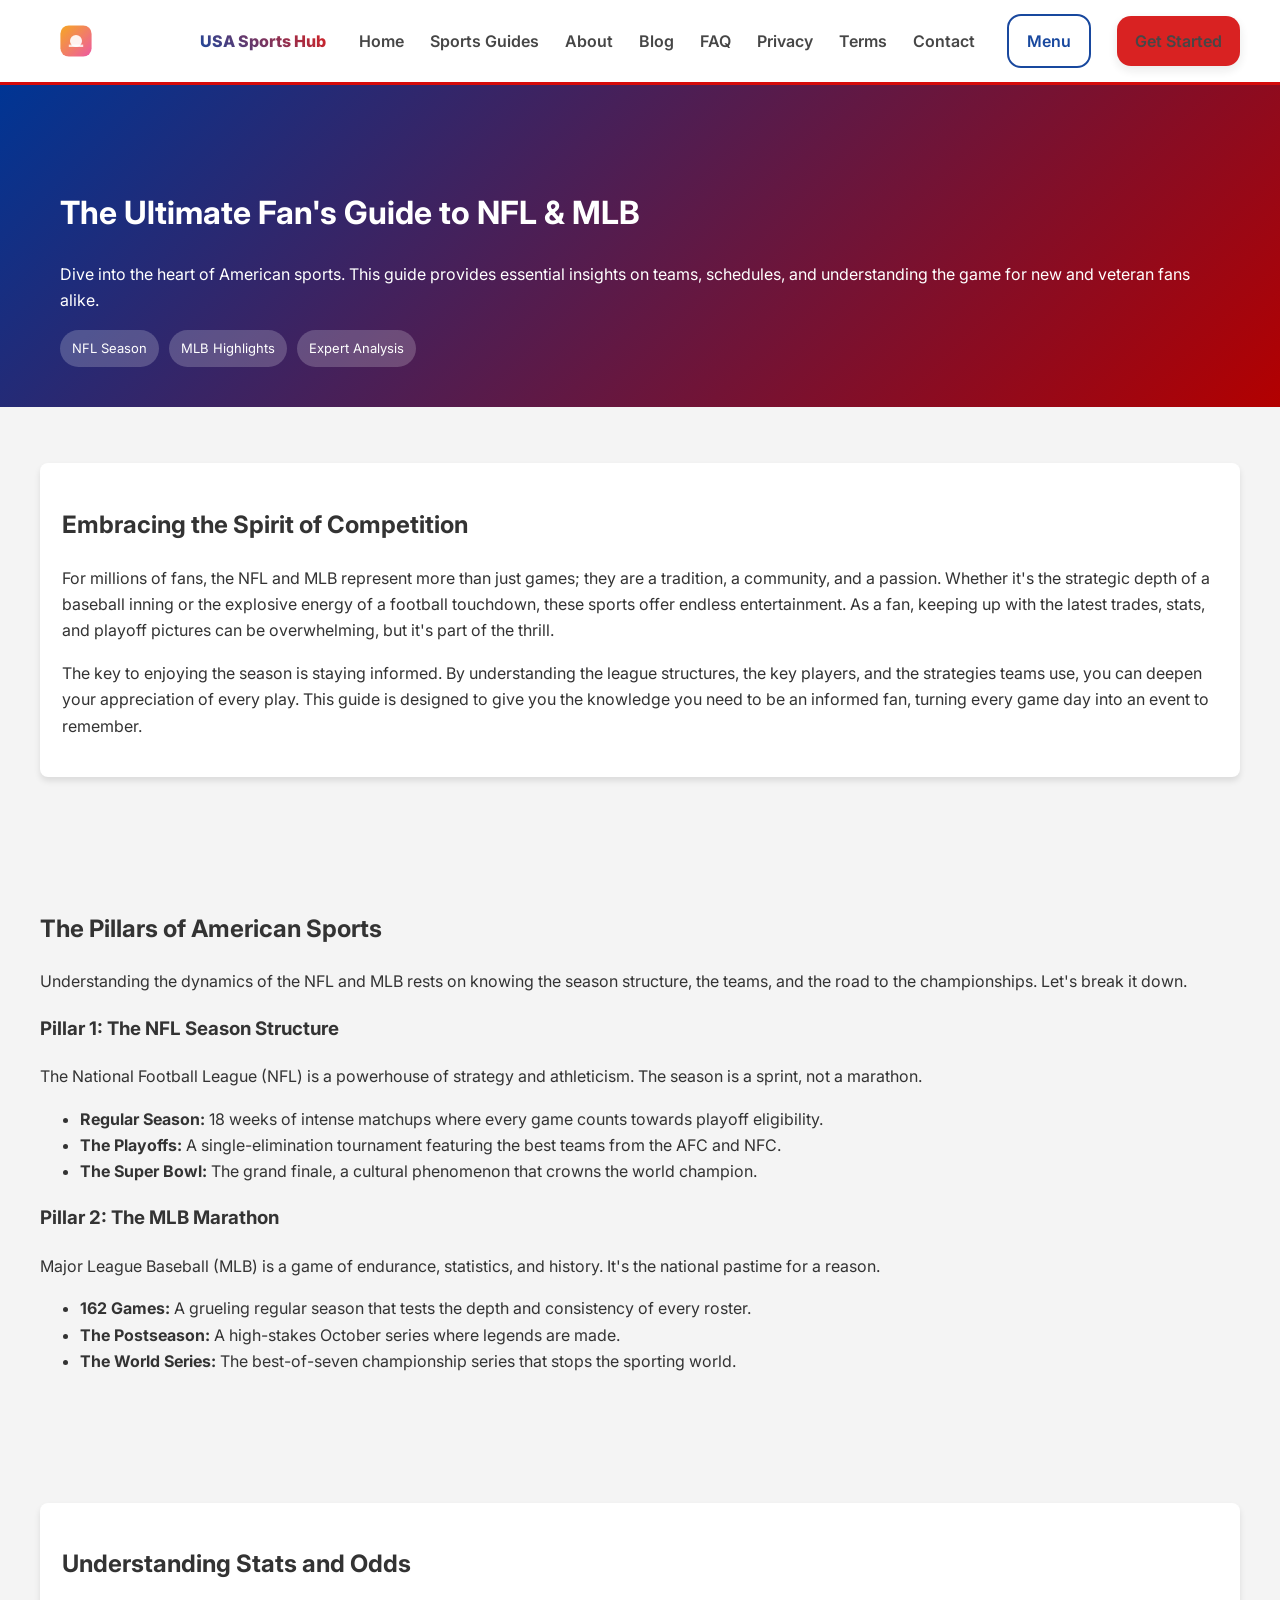
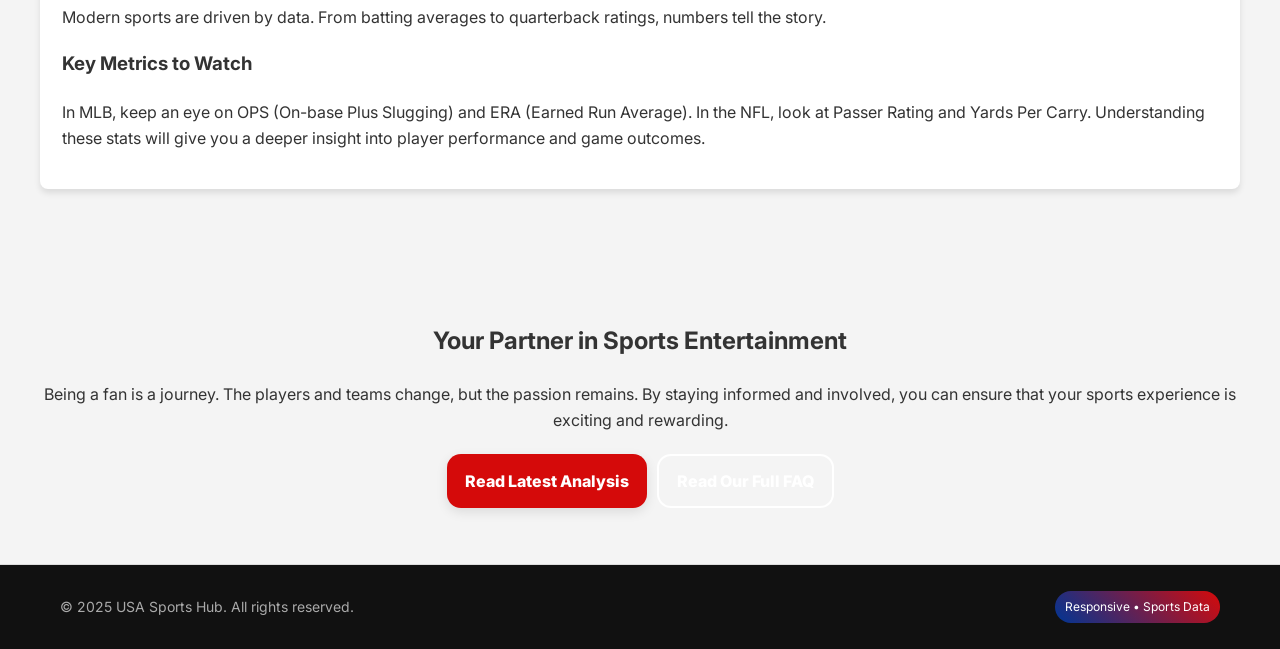
<file: lande.html>
<!doctype html>
<html lang="en">
<head>
<meta charset="utf-8">
<meta name="viewport" content="width=device-width, initial-scale=1" />
<link rel="icon" href="favicon.svg">
<title>The Ultimate Fan's Guide to NFL & MLB — USA Sports Hub</title>
<meta name="description" content="Your complete guide to following the NFL and MLB seasons. Learn about teams, schedules, betting basics, and how to enjoy the games.">
<link rel="preconnect" href="https://fonts.googleapis.com"><link rel="preconnect" href="https://fonts.gstatic.com" crossorigin>
<link href="https://fonts.googleapis.com/css2?family=Inter:wght@400;600;800&display=swap" rel="stylesheet">
<link rel="stylesheet" href="assets/css/style.css" />
<style>:root{--primary:#003594;--secondary:#d50a0a;--bg:#f4f4f4;--text:#333;--surface:#fff}body{background:var(--bg);color:var(--text);font-family:'Inter',sans-serif}.nav{background:var(--surface);border-bottom:3px solid var(--secondary)}.hero{background:linear-gradient(135deg,#003594,#b30000);color:#fff}.hero h1,.hero p{color:#fff}.btn{background:var(--secondary);color:#fff;border:none}.btn.ghost{background:transparent;border:2px solid #fff;color:#fff}.nav .btn.ghost{color:var(--primary);border:2px solid var(--primary)}.card{background:var(--surface);border-radius:8px;box-shadow:0 4px 6px rgba(0,0,0,0.1)}.pill{background:rgba(255,255,255,0.2);color:#fff}footer{background:#111;color:#aaa}</style>
</head>
<body>
<nav class="nav">
  <div class="container nav-inner">
    <a class="logo" href="index.html" aria-label="Home"><img src="assets/img/logo.svg" alt="USA Sports Hub Logo"><span>USA Sports Hub</span></a>
    <div class="menu" data-nav-menu>
      <a href="index.html" >Home</a>
      <a href="game.html" >Sports Guides</a>
      <a href="about.html" >About</a>
      <a href="blog.html" >Blog</a>
      <a href="faq.html" >FAQ</a>
      <a href="privacy.html" >Privacy</a>
      <a href="terms.html" >Terms</a>
      <a href="#contact">Contact</a>
    </div>
    <div class="right"><a class="btn ghost" data-nav-toggle>Menu</a><a class="btn" href="game.html">Get Started</a></div>
  </div>
</nav>

<header class="hero">
  <div class="container">
    <h1>The Ultimate Fan's Guide to NFL & MLB</h1>
    <p>Dive into the heart of American sports. This guide provides essential insights on teams, schedules, and understanding the game for new and veteran fans alike.</p>
    <div class="kudos" style="margin-top: 16px;"><span class="pill">NFL Season</span><span class="pill">MLB Highlights</span><span class="pill">Expert Analysis</span></div>
  </div>
</header>

<section class="section container">
  <div class="card">
    <h2>Embracing the Spirit of Competition</h2>
    <p>For millions of fans, the NFL and MLB represent more than just games; they are a tradition, a community, and a passion. Whether it's the strategic depth of a baseball inning or the explosive energy of a football touchdown, these sports offer endless entertainment. As a fan, keeping up with the latest trades, stats, and playoff pictures can be overwhelming, but it's part of the thrill.</p>
    <p>The key to enjoying the season is staying informed. By understanding the league structures, the key players, and the strategies teams use, you can deepen your appreciation of every play. This guide is designed to give you the knowledge you need to be an informed fan, turning every game day into an event to remember.</p>
  </div>
</section>

<section class="section container">
  <h2>The Pillars of American Sports</h2>
  <p>Understanding the dynamics of the NFL and MLB rests on knowing the season structure, the teams, and the road to the championships. Let's break it down.</p>

  <h3>Pillar 1: The NFL Season Structure</h3>
  <p>The National Football League (NFL) is a powerhouse of strategy and athleticism. The season is a sprint, not a marathon.</p>
  <ul>
    <li><strong>Regular Season:</strong> 18 weeks of intense matchups where every game counts towards playoff eligibility.</li>
    <li><strong>The Playoffs:</strong> A single-elimination tournament featuring the best teams from the AFC and NFC.</li>
    <li><strong>The Super Bowl:</strong> The grand finale, a cultural phenomenon that crowns the world champion.</li>
  </ul>

  <h3>Pillar 2: The MLB Marathon</h3>
  <p>Major League Baseball (MLB) is a game of endurance, statistics, and history. It's the national pastime for a reason.</p>
  <ul>
    <li><strong>162 Games:</strong> A grueling regular season that tests the depth and consistency of every roster.</li>
    <li><strong>The Postseason:</strong> A high-stakes October series where legends are made.</li>
    <li><strong>The World Series:</strong> The best-of-seven championship series that stops the sporting world.</li>
  </ul>
</section>

<section class="section container">
  <div class="card">
    <h2>Understanding Stats and Odds</h2>
    <p>Modern sports are driven by data. From batting averages to quarterback ratings, numbers tell the story.</p>
    <h3>Key Metrics to Watch</h3>
    <p>In MLB, keep an eye on OPS (On-base Plus Slugging) and ERA (Earned Run Average). In the NFL, look at Passer Rating and Yards Per Carry. Understanding these stats will give you a deeper insight into player performance and game outcomes.</p>
  </div>
</section>

<section class="section container" style="text-align: center;">
  <h2>Your Partner in Sports Entertainment</h2>
  <p>Being a fan is a journey. The players and teams change, but the passion remains. By staying informed and involved, you can ensure that your sports experience is exciting and rewarding.</p>
  <div style="display:flex;gap:10px;flex-wrap:wrap; justify-content: center; margin-top: 20px;">
    <a class="btn" href="blog.html">Read Latest Analysis</a>
    <a class="btn ghost" href="faq.html">Read Our Full FAQ</a>
  </div>
</section>

<footer class="footer"><div class="container" style="display:flex;align-items:center;justify-content:space-between;gap:12px;flex-wrap:wrap">
<div>© 2025 USA Sports Hub. All rights reserved.</div><div style="display:flex;gap:12px;align-items:center"><span class="badge">Responsive • Sports Data</span></div>
</div></footer><script src="assets/js/main.js"></script></body></html>
</file>
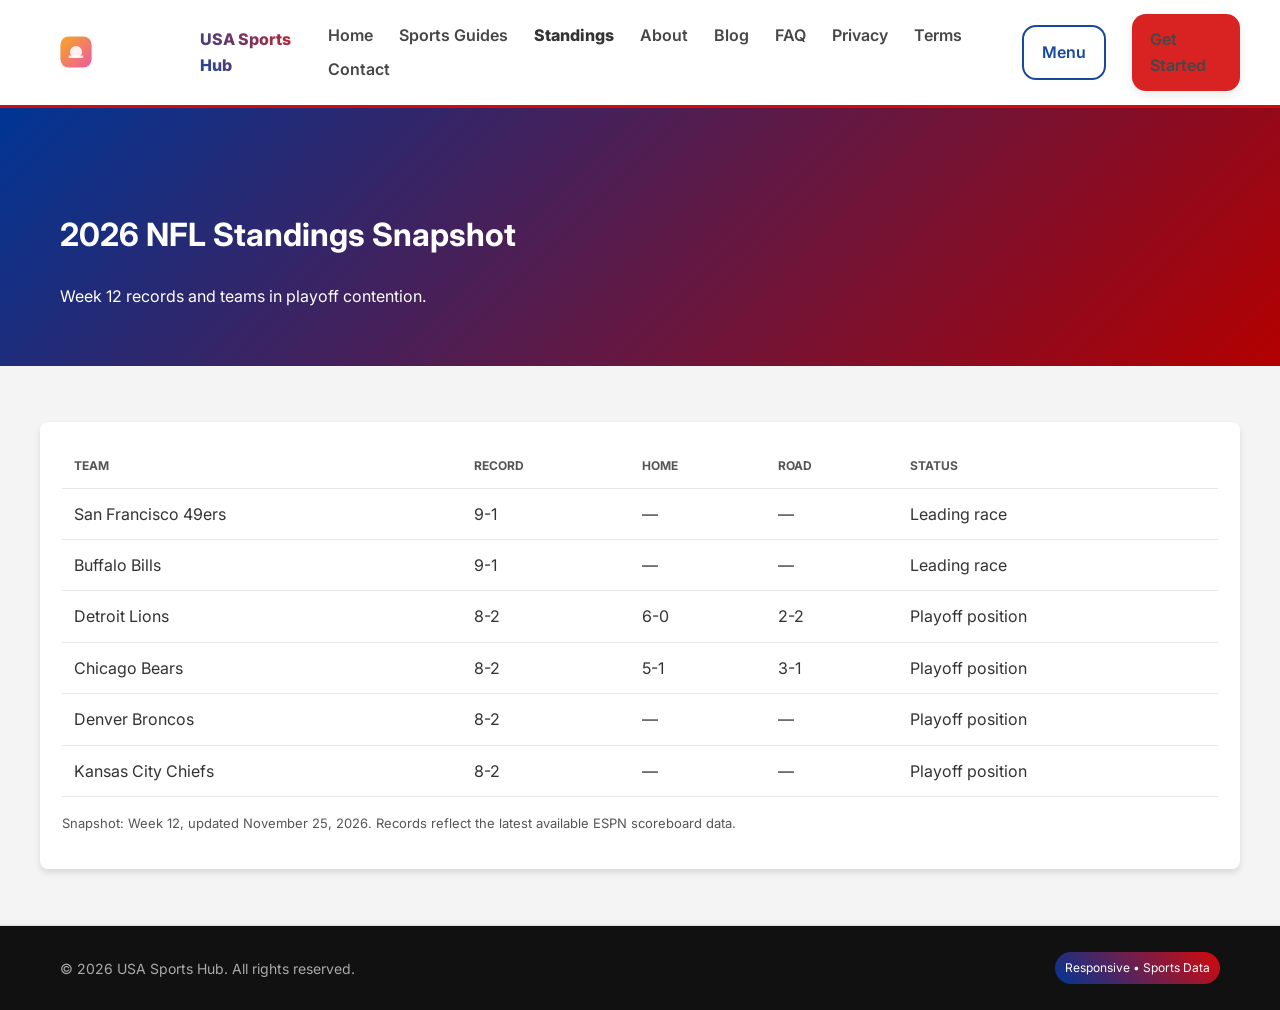
<file: leaderboard.html>
<!doctype html>
<html lang="en">
<head>
<meta charset="utf-8">
<meta name="viewport" content="width=device-width, initial-scale=1" />
<link rel="icon" href="favicon.svg">
<title>League Standings — USA Sports Hub</title>
<meta name="description" content="Current NFL and MLB standings.">
<link rel="preconnect" href="https://fonts.googleapis.com"><link rel="preconnect" href="https://fonts.gstatic.com" crossorigin>
<link href="https://fonts.googleapis.com/css2?family=Inter:wght@400;600;800&display=swap" rel="stylesheet">
<link rel="stylesheet" href="assets/css/style.css" />
<style>:root{--primary:#003594;--secondary:#d50a0a;--bg:#f4f4f4;--text:#333;--surface:#fff}body{background:var(--bg);color:var(--text);font-family:'Inter',sans-serif}.nav{background:var(--surface);border-bottom:3px solid var(--secondary)}.hero{background:linear-gradient(135deg,#003594,#b30000);color:#fff}.hero h1,.hero p{color:#fff}.btn{background:var(--secondary);color:#fff;border:none}.btn.ghost{background:transparent;border:2px solid #fff;color:#fff}.nav .btn.ghost{color:var(--primary);border:2px solid var(--primary)}.card{background:var(--surface);border-radius:8px;box-shadow:0 4px 6px rgba(0,0,0,0.1)}.pill{background:rgba(255,255,255,0.2);color:#fff}footer{background:#111;color:#aaa}</style>
</head>
<body>
<nav class="nav">
  <div class="container nav-inner">
    <a class="logo" href="index.html" aria-label="Home"><img src="assets/img/logo.svg" alt="USA Sports Hub icon"><span>USA Sports Hub</span></a>
    <div class="menu" data-nav-menu>
      <a href="index.html" >Home</a>
      <a href="game.html" >Sports Guides</a>
      <a href="leaderboard.html" style='opacity:1;font-weight:800'>Standings</a>
      <a href="about.html" >About</a>
      <a href="blog.html" >Blog</a>
      <a href="faq.html" >FAQ</a>
      <a href="privacy.html" >Privacy</a>
      <a href="terms.html" >Terms</a>
      <a href="#contact">Contact</a>
    </div>
    <div class="right"><a class="btn ghost" data-nav-toggle>Menu</a><a class="btn" href="game.html">Get Started</a></div>
  </div>
</nav>

<header class="hero"><div class="container"><h1>2026 NFL Standings Snapshot</h1><p>Week 12 records and teams in playoff contention.</p></div></header>
<section class="section container"><div class="card"><div id="lb">
<table class="standings-table"><thead><tr><th>Team</th><th>Record</th><th>Home</th><th>Road</th><th>Status</th></tr></thead><tbody><tr><td>San Francisco 49ers</td><td>9-1</td><td>—</td><td>—</td><td>Leading race</td></tr><tr><td>Buffalo Bills</td><td>9-1</td><td>—</td><td>—</td><td>Leading race</td></tr><tr><td>Detroit Lions</td><td>8-2</td><td>6-0</td><td>2-2</td><td>Playoff position</td></tr><tr><td>Chicago Bears</td><td>8-2</td><td>5-1</td><td>3-1</td><td>Playoff position</td></tr><tr><td>Denver Broncos</td><td>8-2</td><td>—</td><td>—</td><td>Playoff position</td></tr><tr><td>Kansas City Chiefs</td><td>8-2</td><td>—</td><td>—</td><td>Playoff position</td></tr></tbody></table>
<p style="margin-top:16px;color:#555;font-size:13px">Snapshot: Week 12, updated November 25, 2026. Records reflect the latest available ESPN scoreboard data.</p>
</div></div></section>
<footer class="footer"><div class="container" style="display:flex;align-items:center;justify-content:space-between;gap:12px;flex-wrap:wrap">
<div>© 2026 USA Sports Hub. All rights reserved.</div><div style="display:flex;gap:12px;align-items:center"><span class="badge">Responsive • Sports Data</span></div>
</div></footer><script src="assets/js/main.js"></script></body></html>
</file>
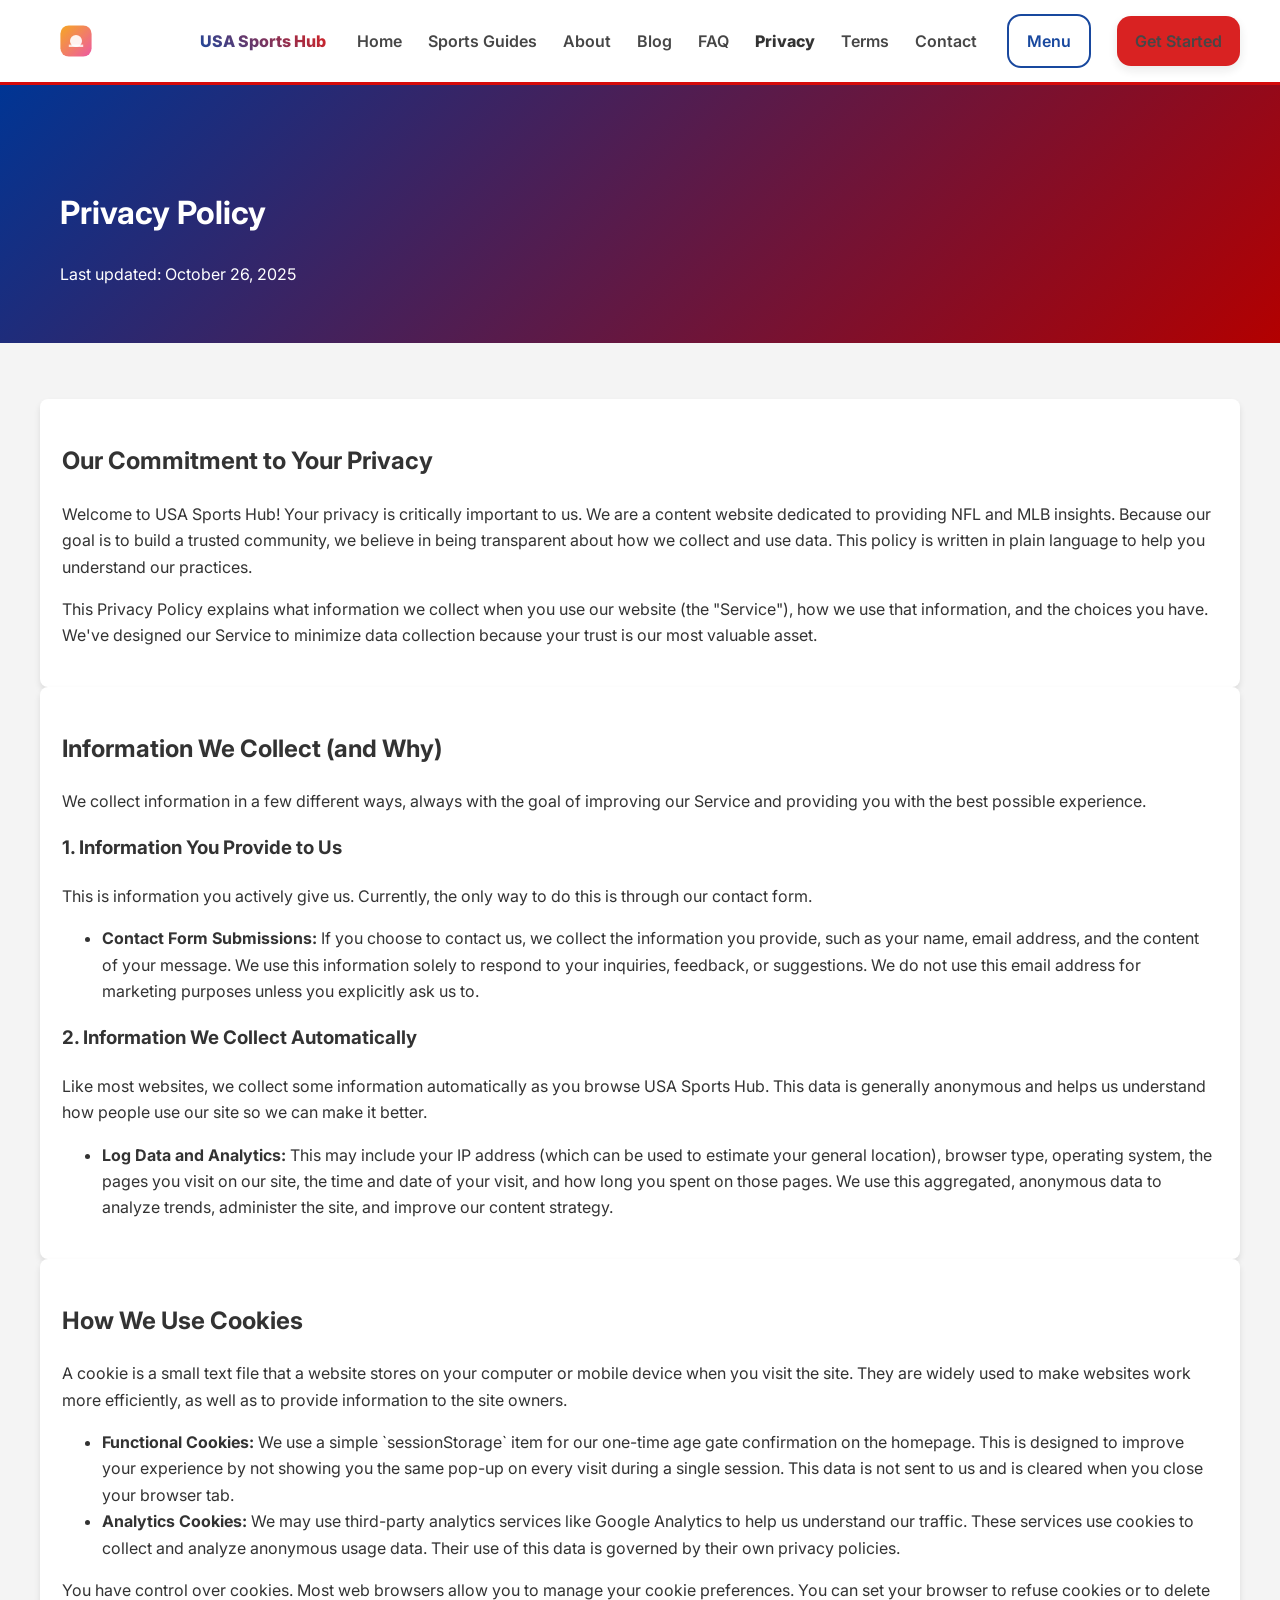
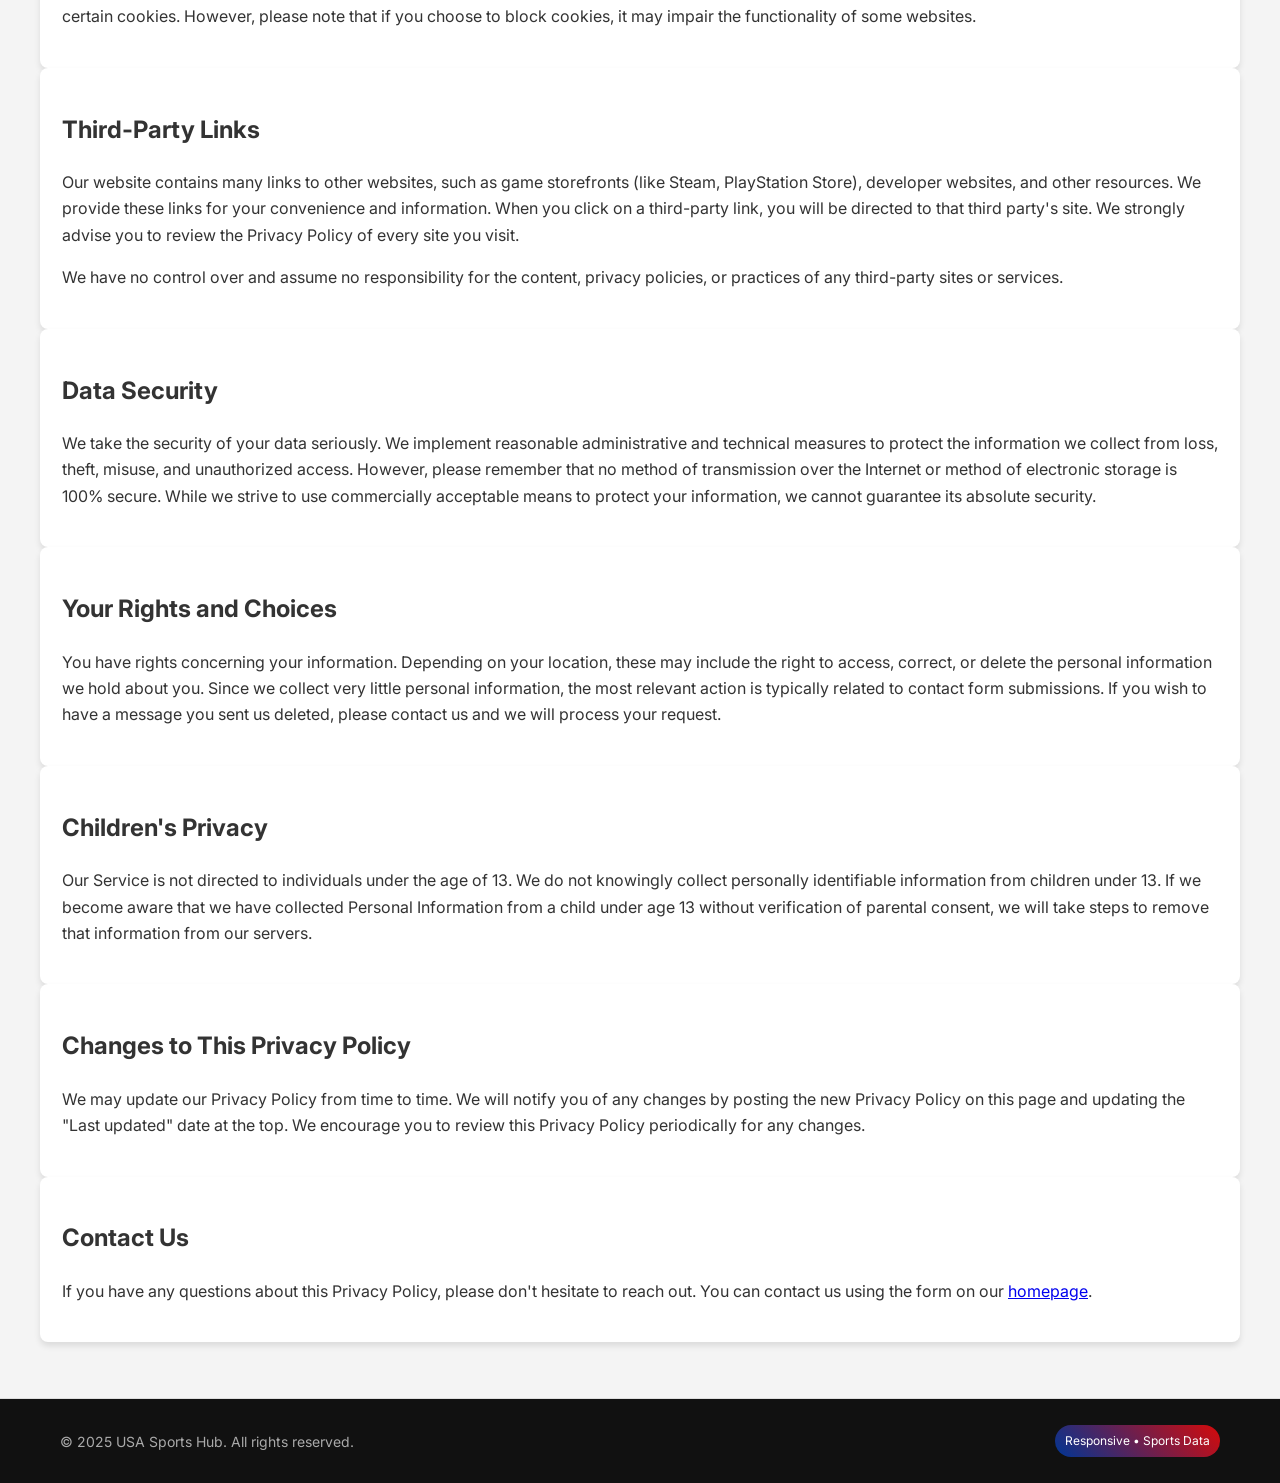
<file: privacy.html>
<!doctype html>
<html lang="en">
<head>
<meta charset="utf-8">
<meta name="viewport" content="width=device-width, initial-scale=1" />
<link rel="icon" href="favicon.svg">
<title>Privacy Policy — USA Sports Hub</title>
<meta name="description" content="Read the USA Sports Hub privacy policy. Learn how we handle your data, our commitment to your privacy, and your rights as a user.">
<link rel="preconnect" href="https://fonts.googleapis.com"><link rel="preconnect" href="https://fonts.gstatic.com" crossorigin>
<link href="https://fonts.googleapis.com/css2?family=Inter:wght@400;600;800&display=swap" rel="stylesheet">
<link rel="stylesheet" href="assets/css/style.css" />
<style>:root{--primary:#003594;--secondary:#d50a0a;--bg:#f4f4f4;--text:#333;--surface:#fff}body{background:var(--bg);color:var(--text);font-family:'Inter',sans-serif}.nav{background:var(--surface);border-bottom:3px solid var(--secondary)}.hero{background:linear-gradient(135deg,#003594,#b30000);color:#fff}.hero h1,.hero p{color:#fff}.btn{background:var(--secondary);color:#fff;border:none}.btn.ghost{background:transparent;border:2px solid #fff;color:#fff}.nav .btn.ghost{color:var(--primary);border:2px solid var(--primary)}.card{background:var(--surface);border-radius:8px;box-shadow:0 4px 6px rgba(0,0,0,0.1)}.pill{background:rgba(255,255,255,0.2);color:#fff}footer{background:#111;color:#aaa}</style>
</head>
<body>
<nav class="nav">
  <div class="container nav-inner">
    <a class="logo" href="index.html" aria-label="Home"><img src="assets/img/logo.svg" alt="USA Sports Hub Logo"><span>USA Sports Hub</span></a>
    <div class="menu" data-nav-menu>
      <a href="index.html" >Home</a>
      <a href="game.html" >Sports Guides</a>
      <a href="about.html" >About</a>
      <a href="blog.html" >Blog</a>
      <a href="faq.html" >FAQ</a>
      <a href="privacy.html" style='opacity:1;font-weight:800'>Privacy</a>
      <a href="terms.html" >Terms</a>
      <a href="#contact">Contact</a>
    </div>
    <div class="right"><a class="btn ghost" data-nav-toggle>Menu</a><a class="btn" href="game.html">Get Started</a></div>
  </div>
</nav>
<header class='hero'><div class='container'><h1>Privacy Policy</h1><p>Last updated: October 26, 2025</p></div></header>
<section class='section container'>
  <div class='card'>
    <h2>Our Commitment to Your Privacy</h2>
    <p>Welcome to USA Sports Hub! Your privacy is critically important to us. We are a content website dedicated to providing NFL and MLB insights. Because our goal is to build a trusted community, we believe in being transparent about how we collect and use data. This policy is written in plain language to help you understand our practices.</p>
    <p>This Privacy Policy explains what information we collect when you use our website (the "Service"), how we use that information, and the choices you have. We've designed our Service to minimize data collection because your trust is our most valuable asset.</p>
  </div>

  <div class='card'>
    <h2>Information We Collect (and Why)</h2>
    <p>We collect information in a few different ways, always with the goal of improving our Service and providing you with the best possible experience.</p>
    
    <h3>1. Information You Provide to Us</h3>
    <p>This is information you actively give us. Currently, the only way to do this is through our contact form.</p>
    <ul>
      <li><strong>Contact Form Submissions:</strong> If you choose to contact us, we collect the information you provide, such as your name, email address, and the content of your message. We use this information solely to respond to your inquiries, feedback, or suggestions. We do not use this email address for marketing purposes unless you explicitly ask us to.</li>
    </ul>

    <h3>2. Information We Collect Automatically</h3>
    <p>Like most websites, we collect some information automatically as you browse USA Sports Hub. This data is generally anonymous and helps us understand how people use our site so we can make it better.</p>
    <ul>
      <li><strong>Log Data and Analytics:</strong> This may include your IP address (which can be used to estimate your general location), browser type, operating system, the pages you visit on our site, the time and date of your visit, and how long you spent on those pages. We use this aggregated, anonymous data to analyze trends, administer the site, and improve our content strategy.</li>
    </ul>
  </div>

  <div class='card'>
    <h2>How We Use Cookies</h2>
    <p>A cookie is a small text file that a website stores on your computer or mobile device when you visit the site. They are widely used to make websites work more efficiently, as well as to provide information to the site owners.</p>
    <ul>
      <li><strong>Functional Cookies:</strong> We use a simple `sessionStorage` item for our one-time age gate confirmation on the homepage. This is designed to improve your experience by not showing you the same pop-up on every visit during a single session. This data is not sent to us and is cleared when you close your browser tab.</li>
      <li><strong>Analytics Cookies:</strong> We may use third-party analytics services like Google Analytics to help us understand our traffic. These services use cookies to collect and analyze anonymous usage data. Their use of this data is governed by their own privacy policies.</li>
    </ul>
    <p>You have control over cookies. Most web browsers allow you to manage your cookie preferences. You can set your browser to refuse cookies or to delete certain cookies. However, please note that if you choose to block cookies, it may impair the functionality of some websites.</p>
  </div>

  <div class='card'>
    <h2>Third-Party Links</h2>
    <p>Our website contains many links to other websites, such as game storefronts (like Steam, PlayStation Store), developer websites, and other resources. We provide these links for your convenience and information. When you click on a third-party link, you will be directed to that third party's site. We strongly advise you to review the Privacy Policy of every site you visit.</p>
    <p>We have no control over and assume no responsibility for the content, privacy policies, or practices of any third-party sites or services.</p>
  </div>

  <div class='card'>
    <h2>Data Security</h2>
    <p>We take the security of your data seriously. We implement reasonable administrative and technical measures to protect the information we collect from loss, theft, misuse, and unauthorized access. However, please remember that no method of transmission over the Internet or method of electronic storage is 100% secure. While we strive to use commercially acceptable means to protect your information, we cannot guarantee its absolute security.</p>
  </div>

  <div class='card'>
    <h2>Your Rights and Choices</h2>
    <p>You have rights concerning your information. Depending on your location, these may include the right to access, correct, or delete the personal information we hold about you. Since we collect very little personal information, the most relevant action is typically related to contact form submissions. If you wish to have a message you sent us deleted, please contact us and we will process your request.</p>
  </div>

  <div class='card'>
    <h2>Children's Privacy</h2>
    <p>Our Service is not directed to individuals under the age of 13. We do not knowingly collect personally identifiable information from children under 13. If we become aware that we have collected Personal Information from a child under age 13 without verification of parental consent, we will take steps to remove that information from our servers.</p>
  </div>

  <div class='card'>
    <h2>Changes to This Privacy Policy</h2>
    <p>We may update our Privacy Policy from time to time. We will notify you of any changes by posting the new Privacy Policy on this page and updating the "Last updated" date at the top. We encourage you to review this Privacy Policy periodically for any changes.</p>
  </div>

  <div class='card'>
    <h2>Contact Us</h2>
    <p>If you have any questions about this Privacy Policy, please don't hesitate to reach out. You can contact us using the form on our <a href="index.html#contact">homepage</a>.</p>
  </div>
</section>
<footer class="footer"><div class="container" style="display:flex;align-items:center;justify-content:space-between;gap:12px;flex-wrap:wrap">
<div>© 2025 USA Sports Hub. All rights reserved.</div><div style="display:flex;gap:12px;align-items:center"><span class="badge">Responsive • Sports Data</span></div>
</div></footer><script src="assets/js/main.js"></script></body></html>
</file>
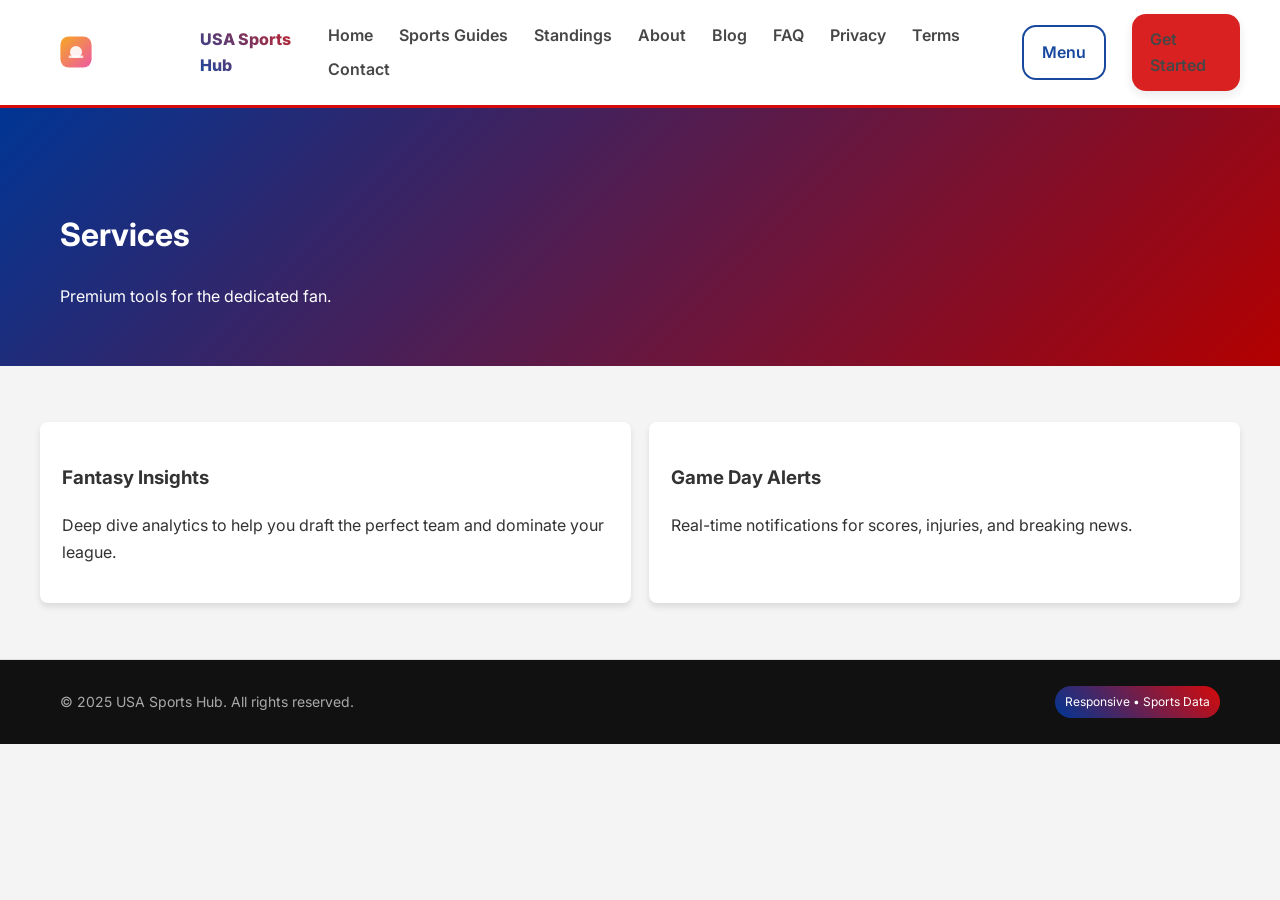
<file: services.html>
<!doctype html>
<html lang="en">
<head>
<meta charset="utf-8">
<meta name="viewport" content="width=device-width, initial-scale=1" />
<link rel="icon" href="favicon.svg">
<title>Services — USA Sports Hub</title>
<meta name="description" content="Premium sports analysis and fantasy tools.">
<link rel="preconnect" href="https://fonts.googleapis.com"><link rel="preconnect" href="https://fonts.gstatic.com" crossorigin>
<link href="https://fonts.googleapis.com/css2?family=Inter:wght@400;600;800&display=swap" rel="stylesheet">
<link rel="stylesheet" href="assets/css/style.css" />
<style>:root{--primary:#003594;--secondary:#d50a0a;--bg:#f4f4f4;--text:#333;--surface:#fff}body{background:var(--bg);color:var(--text);font-family:'Inter',sans-serif}.nav{background:var(--surface);border-bottom:3px solid var(--secondary)}.hero{background:linear-gradient(135deg,#003594,#b30000);color:#fff}.hero h1,.hero p{color:#fff}.btn{background:var(--secondary);color:#fff;border:none}.btn.ghost{background:transparent;border:2px solid #fff;color:#fff}.nav .btn.ghost{color:var(--primary);border:2px solid var(--primary)}.card{background:var(--surface);border-radius:8px;box-shadow:0 4px 6px rgba(0,0,0,0.1)}.pill{background:rgba(255,255,255,0.2);color:#fff}footer{background:#111;color:#aaa}</style>
</head>
<body>
<nav class="nav">
  <div class="container nav-inner">
    <a class="logo" href="index.html" aria-label="Home"><img src="assets/img/logo.svg" alt="USA Sports Hub icon"><span>USA Sports Hub</span></a>
    <div class="menu" data-nav-menu>
      <a href="index.html" >Home</a>
      <a href="game.html" >Sports Guides</a>
      <a href="leaderboard.html" >Standings</a>
      <a href="about.html" >About</a>
      <a href="blog.html" >Blog</a>
      <a href="faq.html" >FAQ</a>
      <a href="privacy.html" >Privacy</a>
      <a href="terms.html" >Terms</a>
      <a href="#contact">Contact</a>
    </div>
    <div class="right"><a class="btn ghost" data-nav-toggle>Menu</a><a class="btn" href="game.html">Get Started</a></div>
  </div>
</nav>

<header class="hero"><div class="container"><h1>Services</h1><p>Premium tools for the dedicated fan.</p></div></header>
<section class="section container"><div class="grid-2">
<div class="card"><h3>Fantasy Insights</h3><p>Deep dive analytics to help you draft the perfect team and dominate your league.</p></div>
<div class="card"><h3>Game Day Alerts</h3><p>Real-time notifications for scores, injuries, and breaking news.</p></div>
</div></section>
<footer class="footer"><div class="container" style="display:flex;align-items:center;justify-content:space-between;gap:12px;flex-wrap:wrap">
<div>© 2025 USA Sports Hub. All rights reserved.</div><div style="display:flex;gap:12px;align-items:center"><span class="badge">Responsive • Sports Data</span></div>
</div></footer><script src="assets/js/main.js"></script></body></html>
</file>
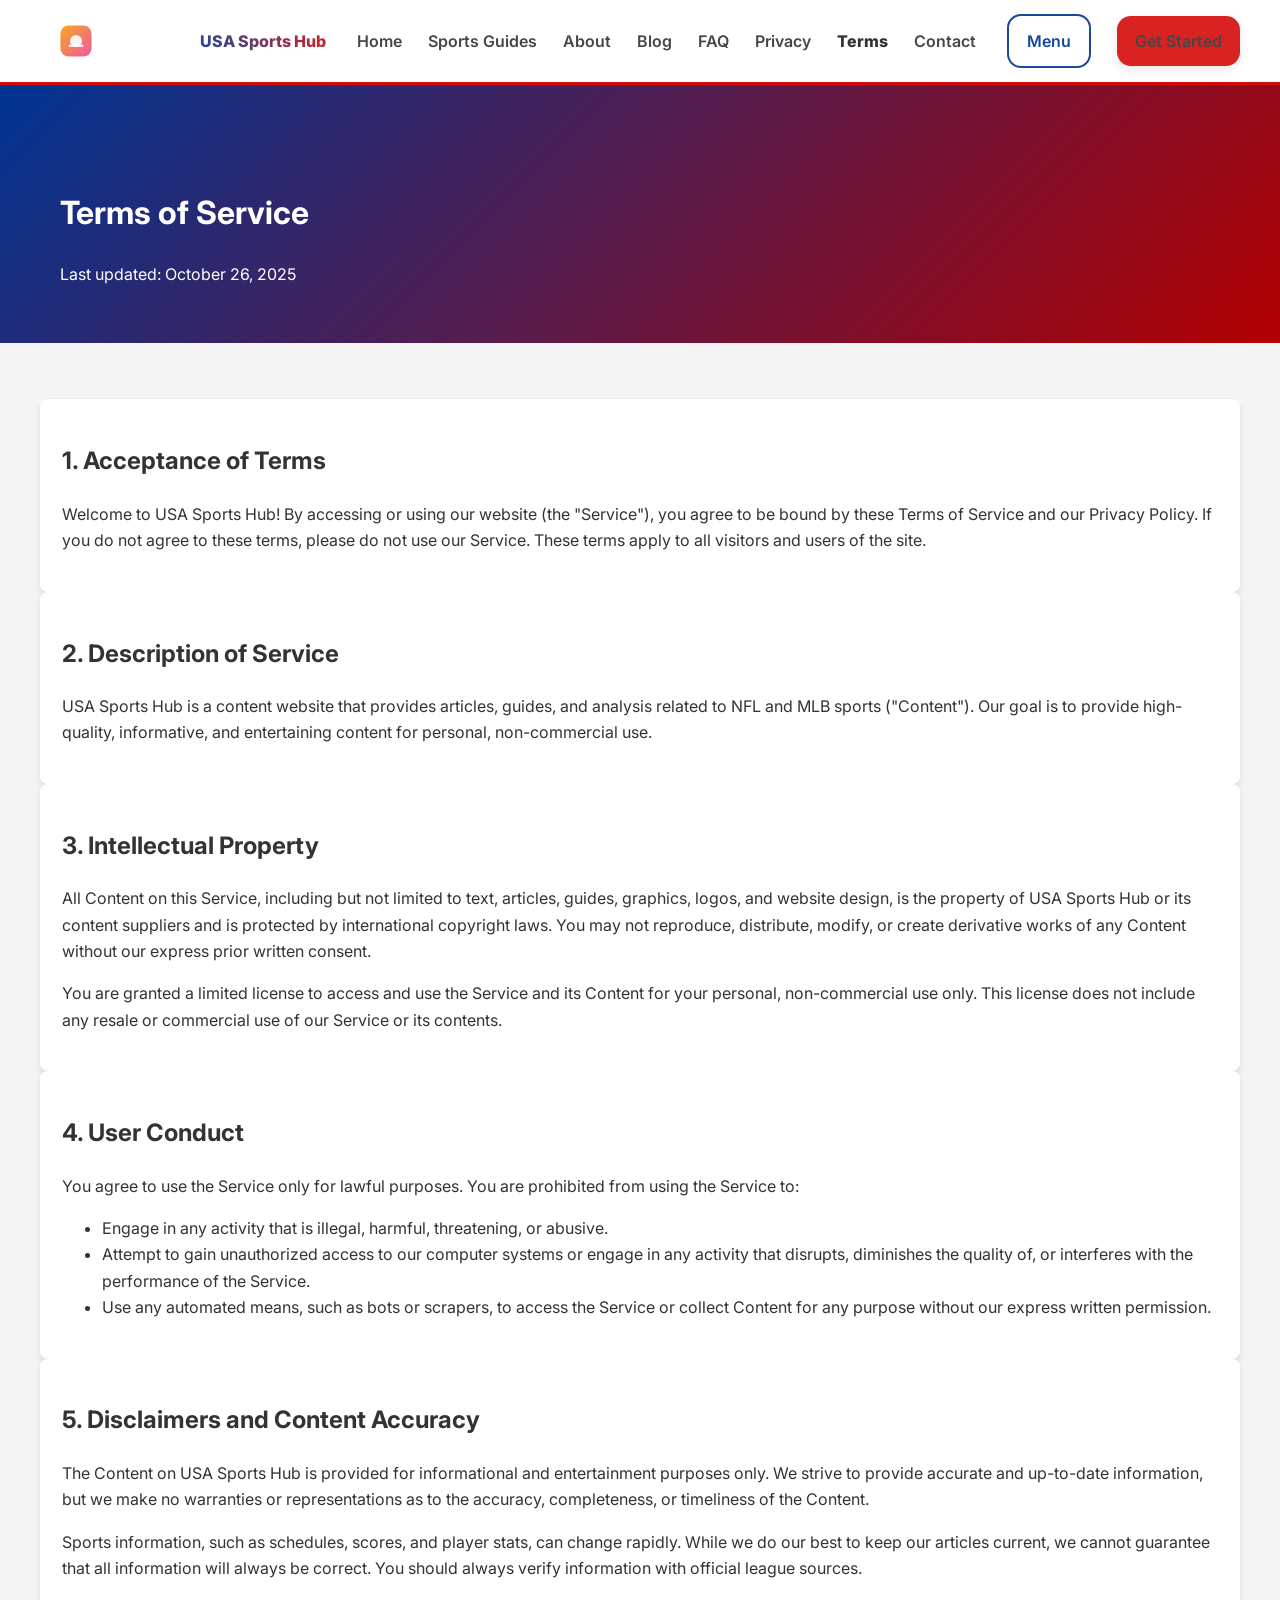
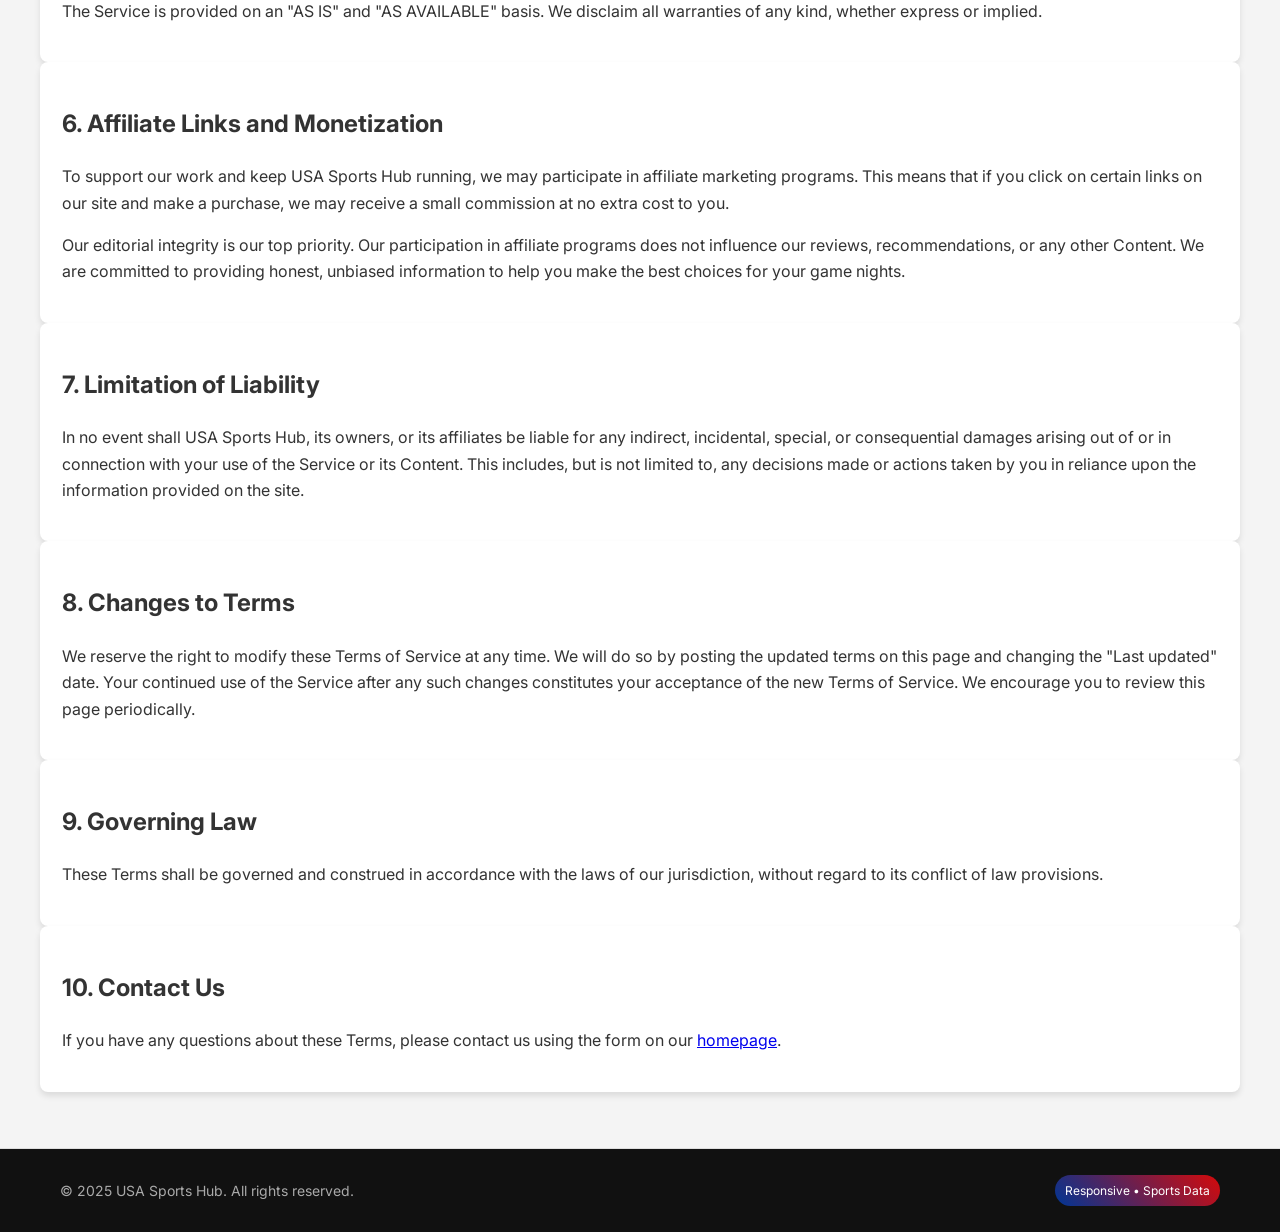
<file: terms.html>
<!doctype html>
<html lang="en">
<head>
<meta charset="utf-8">
<meta name="viewport" content="width=device-width, initial-scale=1" />
<link rel="icon" href="favicon.svg">
<title>Terms of Service — USA Sports Hub</title>
<meta name="description" content="The official Terms of Service for using USA Sports Hub. Please read our terms regarding content usage, intellectual property, and disclaimers.">
<link rel="preconnect" href="https://fonts.googleapis.com"><link rel="preconnect" href="https://fonts.gstatic.com" crossorigin>
<link href="https://fonts.googleapis.com/css2?family=Inter:wght@400;600;800&display=swap" rel="stylesheet">
<link rel="stylesheet" href="assets/css/style.css" />
<style>:root{--primary:#003594;--secondary:#d50a0a;--bg:#f4f4f4;--text:#333;--surface:#fff}body{background:var(--bg);color:var(--text);font-family:'Inter',sans-serif}.nav{background:var(--surface);border-bottom:3px solid var(--secondary)}.hero{background:linear-gradient(135deg,#003594,#b30000);color:#fff}.hero h1,.hero p{color:#fff}.btn{background:var(--secondary);color:#fff;border:none}.btn.ghost{background:transparent;border:2px solid #fff;color:#fff}.nav .btn.ghost{color:var(--primary);border:2px solid var(--primary)}.card{background:var(--surface);border-radius:8px;box-shadow:0 4px 6px rgba(0,0,0,0.1)}.pill{background:rgba(255,255,255,0.2);color:#fff}footer{background:#111;color:#aaa}</style>
</head>
<body>
<nav class="nav">
  <div class="container nav-inner">
    <a class="logo" href="index.html" aria-label="Home"><img src="assets/img/logo.svg" alt="USA Sports Hub Logo"><span>USA Sports Hub</span></a>
    <div class="menu" data-nav-menu>
      <a href="index.html" >Home</a>
      <a href="game.html" >Sports Guides</a>
      <a href="about.html" >About</a>
      <a href="blog.html" >Blog</a>
      <a href="faq.html" >FAQ</a>
      <a href="privacy.html" >Privacy</a>
      <a href="terms.html" style='opacity:1;font-weight:800'>Terms</a>
      <a href="#contact">Contact</a>
    </div>
    <div class="right"><a class="btn ghost" data-nav-toggle>Menu</a><a class="btn" href="game.html">Get Started</a></div>
  </div>
</nav>
<header class='hero'><div class='container'><h1>Terms of Service</h1><p>Last updated: October 26, 2025</p></div></header>
<section class='section container'>
  <div class='card'>
    <h2>1. Acceptance of Terms</h2>
    <p>Welcome to USA Sports Hub! By accessing or using our website (the "Service"), you agree to be bound by these Terms of Service and our Privacy Policy. If you do not agree to these terms, please do not use our Service. These terms apply to all visitors and users of the site.</p>
  </div>

  <div class='card'>
    <h2>2. Description of Service</h2>
    <p>USA Sports Hub is a content website that provides articles, guides, and analysis related to NFL and MLB sports ("Content"). Our goal is to provide high-quality, informative, and entertaining content for personal, non-commercial use.</p>
  </div>

  <div class='card'>
    <h2>3. Intellectual Property</h2>
    <p>All Content on this Service, including but not limited to text, articles, guides, graphics, logos, and website design, is the property of USA Sports Hub or its content suppliers and is protected by international copyright laws. You may not reproduce, distribute, modify, or create derivative works of any Content without our express prior written consent.</p>
    <p>You are granted a limited license to access and use the Service and its Content for your personal, non-commercial use only. This license does not include any resale or commercial use of our Service or its contents.</p>
  </div>

  <div class='card'>
    <h2>4. User Conduct</h2>
    <p>You agree to use the Service only for lawful purposes. You are prohibited from using the Service to:</p>
    <ul>
      <li>Engage in any activity that is illegal, harmful, threatening, or abusive.</li>
      <li>Attempt to gain unauthorized access to our computer systems or engage in any activity that disrupts, diminishes the quality of, or interferes with the performance of the Service.</li>
      <li>Use any automated means, such as bots or scrapers, to access the Service or collect Content for any purpose without our express written permission.</li>
    </ul>
  </div>

  <div class='card'>
    <h2>5. Disclaimers and Content Accuracy</h2>
    <p>The Content on USA Sports Hub is provided for informational and entertainment purposes only. We strive to provide accurate and up-to-date information, but we make no warranties or representations as to the accuracy, completeness, or timeliness of the Content.</p>
    <p>Sports information, such as schedules, scores, and player stats, can change rapidly. While we do our best to keep our articles current, we cannot guarantee that all information will always be correct. You should always verify information with official league sources.</p>
    <p>The Service is provided on an "AS IS" and "AS AVAILABLE" basis. We disclaim all warranties of any kind, whether express or implied.</p>
  </div>

  <div class='card'>
    <h2>6. Affiliate Links and Monetization</h2>
    <p>To support our work and keep USA Sports Hub running, we may participate in affiliate marketing programs. This means that if you click on certain links on our site and make a purchase, we may receive a small commission at no extra cost to you.</p>
    <p>Our editorial integrity is our top priority. Our participation in affiliate programs does not influence our reviews, recommendations, or any other Content. We are committed to providing honest, unbiased information to help you make the best choices for your game nights.</p>
  </div>

  <div class='card'>
    <h2>7. Limitation of Liability</h2>
    <p>In no event shall USA Sports Hub, its owners, or its affiliates be liable for any indirect, incidental, special, or consequential damages arising out of or in connection with your use of the Service or its Content. This includes, but is not limited to, any decisions made or actions taken by you in reliance upon the information provided on the site.</p>
  </div>

  <div class='card'>
    <h2>8. Changes to Terms</h2>
    <p>We reserve the right to modify these Terms of Service at any time. We will do so by posting the updated terms on this page and changing the "Last updated" date. Your continued use of the Service after any such changes constitutes your acceptance of the new Terms of Service. We encourage you to review this page periodically.</p>
  </div>

  <div class='card'>
    <h2>9. Governing Law</h2>
    <p>These Terms shall be governed and construed in accordance with the laws of our jurisdiction, without regard to its conflict of law provisions.</p>
  </div>

  <div class='card'>
    <h2>10. Contact Us</h2>
    <p>If you have any questions about these Terms, please contact us using the form on our <a href="index.html#contact">homepage</a>.</p>
  </div>
</section>
<footer class="footer"><div class="container" style="display:flex;align-items:center;justify-content:space-between;gap:12px;flex-wrap:wrap">
<div>© 2025 USA Sports Hub. All rights reserved.</div><div style="display:flex;gap:12px;align-items:center"><span class="badge">Responsive • Sports Data</span></div>
</div></footer><script src="assets/js/main.js"></script></body></html>
</file>
<file: assets/css/style.css>
:root{
  --bg:#f4f4f4;
  --card:#ffffff;
  --muted:#555;
  --text:#333;
  --a:#003594; /* NFL Blue */
  --b:#d50a0a; /* MLB Red */
  --shadow:0 4px 12px rgba(0,0,0,0.1);
  --surface:#ffffff;
}
*{box-sizing:border-box}
html,body{margin:0;padding:0}
html{scroll-behavior:smooth}
body{
  font-family:Inter,Poppins,system-ui,-apple-system,Segoe UI,Roboto,Arial,sans-serif;
  color:var(--text);
  background:var(--bg);
  line-height:1.65
}
.container{max-width:1200px;margin:0 auto;padding:0 20px}
.nav{position:sticky;top:0;z-index:50;background:var(--surface);border-bottom:3px solid var(--b)}
.nav-inner{display:flex;align-items:center;justify-content:space-between;padding:14px 0}
.nav a{color:var(--text);text-decoration:none;margin-left:18px;font-weight:600;opacity:.9}
.nav a:hover{opacity:1}
.logo{display:flex;align-items:center;gap:10px}
.logo img{height:36px}
.logo span{font-weight:800;background:linear-gradient(45deg,var(--a),var(--b));-webkit-background-clip:text;background-clip:text;color:transparent}
.menu{display:flex;align-items:center;gap:8px;flex-wrap:wrap}
.right{display:flex;align-items:center;gap:8px}
.btn{display:inline-flex;align-items:center;gap:10px;padding:12px 18px;border-radius:14px;background:var(--b);color:white;text-decoration:none;font-weight:800;border:0;box-shadow:var(--shadow);cursor:pointer}
.btn.ghost{background:transparent;border:2px solid var(--a);color:var(--a);box-shadow:none}
.hero{padding:80px 0 40px;background:linear-gradient(135deg,var(--a),#b30000);color:#fff}
.hero h1, .hero p {color: #fff;}
.hero .grid{display:grid;grid-template-columns:1.2fr 1fr;gap:28px;align-items:center}
.card{background:var(--card);border:none;border-radius:18px;padding:22px;box-shadow:var(--shadow);overflow:hidden}
.kudos{display:flex;flex-wrap:wrap;gap:10px}
.kudos .pill{padding:8px 12px;background:rgba(255,255,255,0.2);border-radius:999px;color:#fff;font-size:13px}
.section{padding:56px 0}
.grid-2{display:grid;grid-template-columns:1fr 1fr;gap:18px}
.grid-3{display:grid;grid-template-columns:repeat(3,1fr);gap:18px}
.showcase{display:grid;grid-template-columns:repeat(3,1fr);gap:18px;margin-top:18px}
.tile{position:relative;border-radius:16px;overflow:hidden;min-height:180px;background:linear-gradient(45deg, rgba(0,53,148,.1), rgba(213,10,10,.1));border:1px solid rgba(0,0,0,.05)}
.tile .cap{position:absolute;bottom:10px;left:10px;background:rgba(0,0,0,.35);padding:6px 10px;border-radius:999px}
.stats{display:grid;grid-template-columns:repeat(4,1fr);gap:18px;margin-top:18px}
.stat{text-align:center}
.stat .n{font-size:36px;font-weight:900;background:linear-gradient(45deg,var(--a),var(--b));-webkit-background-clip:text;background-clip:text;color:transparent}
.stat .t{color:var(--muted)}
.badge{font-size:12px;color:white;background:linear-gradient(45deg,var(--a),var(--b));display:inline-block;padding:6px 10px;border-radius:999px}
.input,input,textarea{width:100%;padding:14px;border-radius:12px;border:1px solid #ddd;background:#fff;color:var(--text)}
.form-row{display:grid;grid-template-columns:1fr 1fr;gap:12px}
.footer{padding:26px 0;border-top:1px solid #ddd;color:var(--muted);font-size:14px;background:#111;color:#aaa}
.blog-grid{display:grid;grid-template-columns:repeat(3,1fr);gap:18px;align-items:stretch}
.blog-card{display:flex;flex-direction:column;min-height:280px}
.blog-card .meta{color:var(--muted);font-size:14px;margin:6px 0 10px}
.blog-card .excerpt{color:#555;display:-webkit-box;-webkit-line-clamp:5;-webkit-box-orient:vertical;overflow:hidden}
.blog-card .read{margin-top:auto}
.modal-backdrop{position:fixed;inset:0;background:rgba(0,0,0,.6);display:none;align-items:center;justify-content:center;z-index:1000}
.modal{background:var(--card);border:1px solid #ddd;border-radius:16px;padding:22px;width:min(520px,92vw);box-shadow:var(--shadow)}
.section-heading{display:flex;align-items:flex-start;justify-content:space-between;gap:18px}
.schedule-grid{display:grid;grid-template-columns:repeat(3,1fr);gap:14px;margin-top:18px}
.match-card{border:1px solid #e1e5ed;border-radius:14px;padding:16px;background:#fafbfc}
.match-card h3{margin:6px 0 4px}
.match-card p{margin:0 0 12px}
.match-date{color:var(--a);font-size:12px;font-weight:800;text-transform:uppercase}
.match-meta{display:flex;justify-content:space-between;gap:8px;color:var(--muted);font-size:12px}
.standings-table{width:100%;border-collapse:collapse;text-align:left}
.standings-table th,.standings-table td{padding:12px;border-bottom:1px solid #e8e8e8}
.standings-table th{color:var(--muted);font-size:12px;text-transform:uppercase}
@media(max-width:980px){.hero .grid,.grid-2,.grid-3,.showcase,.blog-grid{grid-template-columns:1fr}}
@media(max-width:980px){.schedule-grid{grid-template-columns:1fr}}

/* Full-page background container for lander.html */
.full-page-background {
  position: fixed;
  top: 0;
  left: 0;
  width: 100%;
  height: 100%;
  overflow: hidden;
  z-index: -1; /* Ensure it's behind other content */
}

/* Styles for the images within the container */
.full-page-background img {
  position: absolute;
  top: 0;
  left: 0;
  width: 100%;
  height: 100%;
  object-fit: cover; /* Cover the entire area without distortion */
  display: none; /* Hide all images by default */
}

/* Mobile view: show mob.png by default for small screens */
.full-page-background .mob-img {
  display: block;
}

/* Tablet view: show tab.png for screens 768px and wider */
@media (min-width: 768px) {
  .full-page-background .mob-img { display: none; }
  .full-page-background .tab-img { display: block; }
}

/* Laptop view: show lap.png for screens 1024px and wider */
@media (min-width: 1024px) {
  .full-page-background .tab-img { display: none; }
  .full-page-background .lap-img { display: block; }
}

/* Ensure the hero section's background is transparent on the lander page */
.lander-body .hero {
  background: transparent !important;
}
</file>
